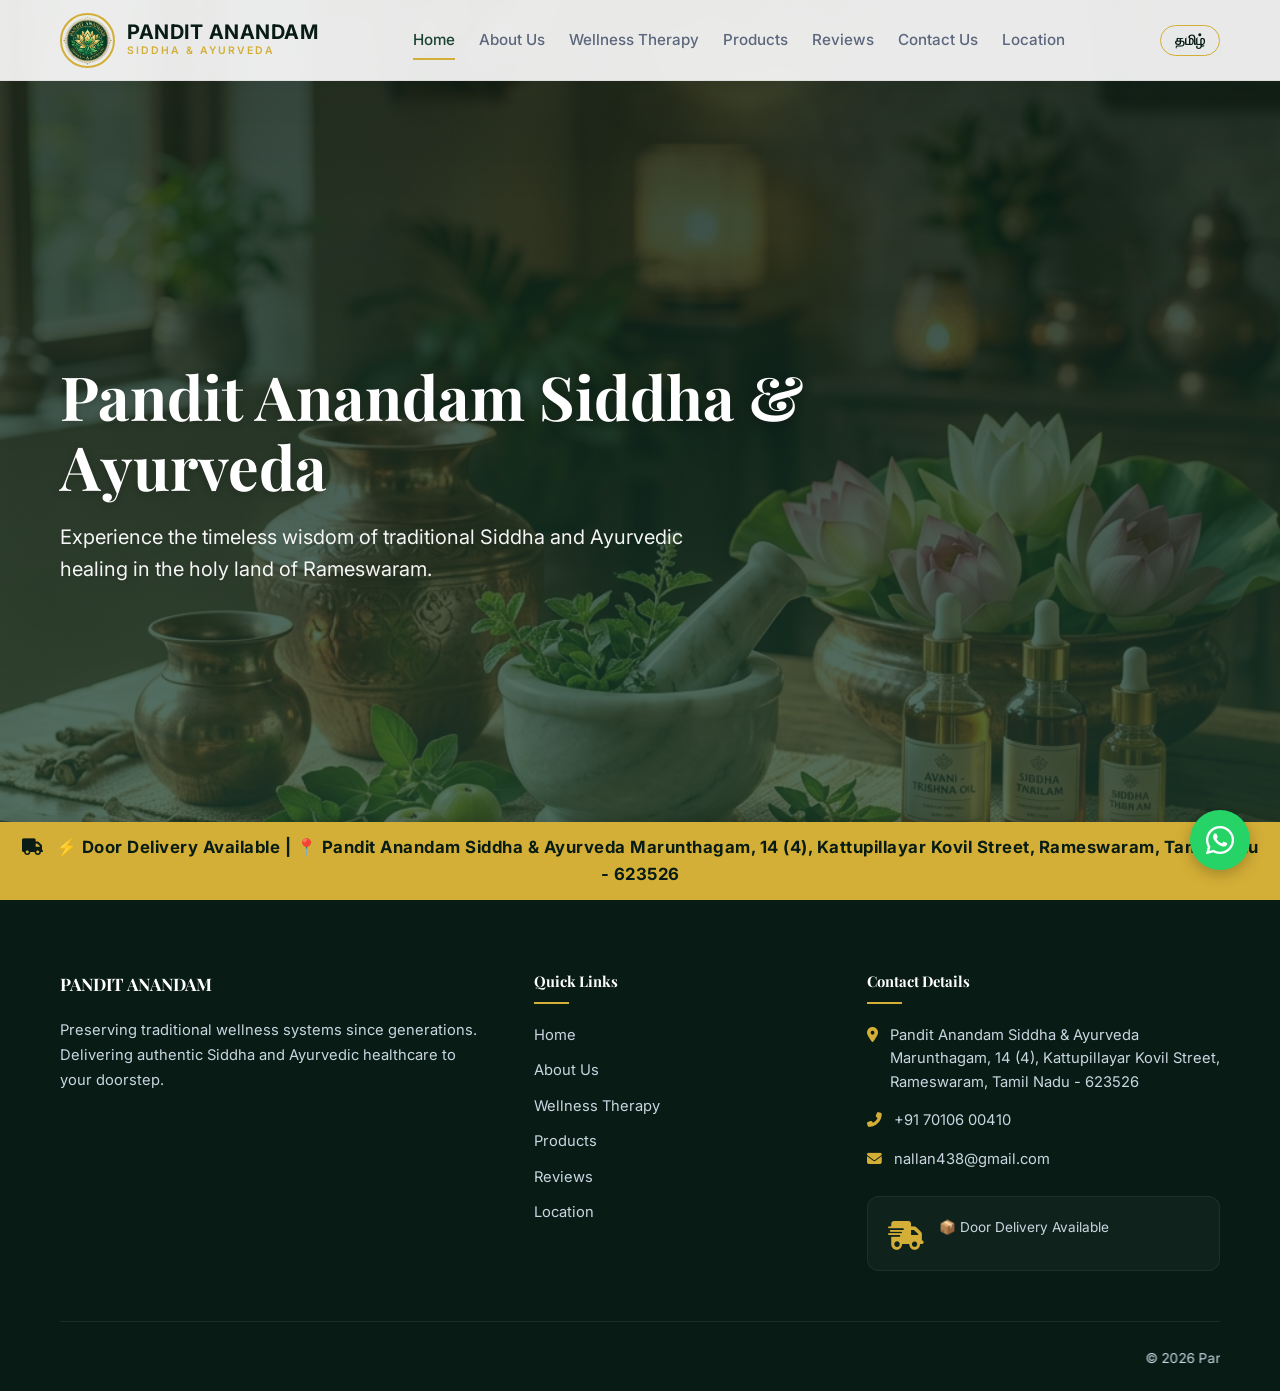
<file: index.html>
<!DOCTYPE html>
<html lang="en">
<head>
    <meta charset="UTF-8">
    <meta name="viewport" content="width=device-width, initial-scale=1.0">
    <title>Pandit Anandam Siddha & Ayurveda Marunthagam</title>
    <meta name="description" content="Authentic traditional Siddha and Ayurveda medicines and wellness therapy in Rameswaram, Tamil Nadu. Fast door delivery across India.">
    <!-- Favicon -->
    <link rel="icon" type="image/png" href="assets/logo.png" id="favicon">
    <!-- Font Awesome Icons -->
    <link rel="stylesheet" href="https://cdnjs.cloudflare.com/ajax/libs/font-awesome/6.4.0/css/all.min.css">
    <!-- Custom Style Sheet -->
    <link rel="stylesheet" href="css/style.css">
    <!-- Mobile Home-Page Footer Order Rule -->
    <style>
        @media (max-width: 900px) {
            .footer-links-col {
                order: 1;
                margin-bottom: 25px;
            }
            .footer-brand {
                order: 2;
            }
            .footer-contact-col {
                order: 3;
            }
            
            /* Visual buttons for Quick Links */
            .footer-links-col ul {
                display: grid;
                grid-template-columns: repeat(auto-fit, minmax(130px, 1fr));
                gap: 10px;
                margin-top: 15px;
            }
            
            .footer-links-col ul li {
                margin: 0 !important;
            }
            
            .footer-links-col ul li a {
                display: flex;
                align-items: center;
                justify-content: center;
                background: rgba(255, 255, 255, 0.08);
                border: 1px solid rgba(255, 255, 255, 0.15);
                color: #ffffff !important;
                padding: 12px 10px;
                border-radius: 12px;
                font-weight: 600;
                font-size: 0.9rem;
                text-align: center;
                transition: all 0.2s ease;
                box-shadow: 0 2px 5px rgba(0, 0, 0, 0.1);
                box-sizing: border-box;
            }
            
            .footer-links-col ul li a:hover,
            .footer-links-col ul li a:active {
                background: var(--color-secondary);
                color: var(--color-primary-dark) !important;
                border-color: var(--color-secondary);
                transform: translateY(-2px);
                box-shadow: 0 4px 10px rgba(212, 175, 55, 0.25);
            }
            
            .footer-links-col ul li a::after {
                content: ' \2192';
                margin-left: 6px;
                font-weight: 700;
                transition: transform 0.2s ease;
            }
            
            .footer-links-col ul li a:hover::after,
            .footer-links-col ul li a:active::after {
                transform: translateX(3px);
            }
        }
    </style>
</head>
<body>

    <!-- HEADER & NAVIGATION -->
    <header>
        <div class="container">
            <a href="#home" class="logo-container">
                <div class="logo-wrapper">
                    <img src="assets/logo.png" alt="Pandit Anandam Logo" class="logo-img" id="logo-image">
                </div>
                <div class="logo-text">
                    <span class="logo-title" data-i18n="logo_title">PANDIT ANANDAM</span>
                    <span class="logo-tag" data-i18n="logo_tag">Siddha & Ayurveda</span>
                </div>
            </a>
            
            <nav class="nav-links">
                <a href="index.html" class="active" data-i18n="nav_home">Home</a>
                <a href="about.html" data-i18n="nav_about">About Us</a>
                <a href="therapy.html" data-i18n="nav_therapy">Wellness Therapy</a>
                <a href="products.html" data-i18n="nav_products">Products</a>
                <a href="reviews.html" data-i18n="nav_reviews">Reviews</a>
                <a href="contact.html" data-i18n="nav_contact">Contact Us</a>
                <a href="location.html" data-i18n="nav_location">Location</a>
            </nav>

            <div class="header-actions">
                <button id="lang-toggle" class="btn-lang">தமிழ்</button>
                <button class="mobile-menu-btn" onclick="toggleMobileMenu()" aria-label="Open Mobile Menu">
                    <i class="fas fa-bars"></i>
                </button>
            </div>
        </div>
    </header>

    <!-- MOBILE NAVIGATION DRAWER -->
    <div id="mobile-menu-drawer" class="drawer mobile-nav-drawer">
        <div class="drawer-content">
            <div class="drawer-header">
                <h3>Menu</h3>
                <button class="btn-close-drawer" onclick="closeModal('mobile-menu-drawer')">&times;</button>
            </div>
            <div class="mobile-nav-body">
                <nav class="mobile-nav-links">
                    <a href="index.html" class="active" data-i18n="nav_home">Home</a>
                    <a href="about.html" data-i18n="nav_about">About Us</a>
                    <a href="therapy.html" data-i18n="nav_therapy">Wellness Therapy</a>
                    <a href="products.html" data-i18n="nav_products">Products</a>
                    <a href="reviews.html" data-i18n="nav_reviews">Reviews</a>
                    <a href="contact.html" data-i18n="nav_contact">Contact Us</a>
                    <a href="location.html" data-i18n="nav_location">Location</a>
                </nav>
                <button id="lang-toggle-mobile" class="btn btn-secondary w-full" style="width: 100%;">English / தமிழ்</button>
            </div>
        </div>
    </div>

    <!-- MAIN APP CONTENT -->
    <main>

        <!-- HERO SECTION -->
        <section id="home" class="hero">
            <!-- Background Video -->
            <video class="hero-video" autoplay loop muted playsinline -webkit-playsinline preload="auto" poster="assets/hero_banner.png">
                <source src="assets/spinning logo.mp4" type="video/mp4">
                Your browser does not support the video tag.
            </video>
            <!-- Overlay to maintain text contrast -->
            <div class="hero-overlay"></div>

            <div class="container">
                <div class="hero-content animated fadeInUp">
                    <h1 data-i18n="hero_title">Pandit Anandam Siddha & Ayurveda</h1>
                    <p data-i18n="hero_subtitle">Experience the timeless wisdom of traditional Siddha and Ayurvedic healing in the holy land of Rameswaram.</p>
                </div>
            </div>
            <div class="delivery-ribbon">
                <i class="fas fa-truck" style="margin-right: 8px;"></i>
                <span data-i18n="hero_delivery_banner">⚡ Door Delivery Available</span>
            </div>
        </section>

    </main>

    <!-- FOOTER -->
    <footer>
        <div class="container">
            <div class="footer-grid">
                <div class="footer-brand">
                    <h3>PANDIT ANANDAM</h3>
                    <p data-i18n="footer_desc">Preserving traditional wellness systems since generations. Delivering authentic Siddha and Ayurvedic healthcare to your doorstep.</p>
                </div>

                <div class="footer-links-col">
                    <h4 data-i18n="footer_quick_links">Quick Links</h4>
                    <ul>
                        <li><a href="index.html" data-i18n="nav_home">Home</a></li>
                        <li><a href="about.html" data-i18n="nav_about">About Us</a></li>
                        <li><a href="therapy.html" data-i18n="nav_therapy">Wellness Therapy</a></li>
                        <li><a href="products.html" data-i18n="nav_products">Products</a></li>
                        <li><a href="reviews.html" data-i18n="nav_reviews">Reviews</a></li>
                        <li><a href="location.html" data-i18n="nav_location">Location</a></li>
                    </ul>
                </div>

                <div class="footer-contact-col">
                    <h4 data-i18n="footer_contact">Contact Details</h4>
                    <ul>
                        <li>
                            <i class="fas fa-map-marker-alt"></i>
                            <span data-i18n="contact_address_val">East Car Street, Rameswaram, Tamil Nadu</span>
                        </li>
                        <li>
                            <i class="fas fa-phone-alt"></i>
                            <span data-i18n="contact_phone_val">+91 70106 00410</span>
                        </li>
                        <li>
                            <i class="fas fa-envelope"></i>
                            <span><a href="mailto:nallan438@gmail.com" style="color: inherit; text-decoration: none;">nallan438@gmail.com</a></span>
                        </li>
                    </ul>
                    
                    <div class="footer-delivery-promise">
                        <i class="fas fa-shipping-fast"></i>
                        <p data-i18n="footer_delivery_note">📦 Door Delivery Available</p>
                    </div>
                </div>
            </div>

            <div class="footer-bottom text-center" style="display: block;">
                <marquee behavior="scroll" direction="left" scrollamount="5" style="color: #cbd5e1; font-size: 0.85rem; vertical-align: middle;">
                    <span data-i18n="footer_copyright">© 2026 Pandit Anandam Siddha & Ayurveda Marunthagam. All rights reserved.</span>
                    <span style="margin: 0 15px;">|</span>
                    <span data-i18n="footer_developer">Website was Developed by Heptagenix Solutions and all rights reserved 2026</span>
                </marquee>
            </div>
        </div>
    </footer>

    <!-- TOAST NOTIFICATION CONTAINER -->
    <div id="toast-container" class="toast-container"></div>

    <!-- WELLNESS THERAPY BOOKING MODAL -->
    <div id="booking-modal" class="modal">
        <div class="modal-content">
            <div class="modal-header">
                <h3 data-i18n="booking_title">Book a Wellness Session</h3>
                <button class="btn-close-modal" onclick="closeModal('booking-modal')">&times;</button>
            </div>
            <div class="modal-body">
                <form id="booking-form">
                    <div class="form-group">
                        <label for="book-name" data-i18n="booking_name">Your Full Name</label>
                        <input type="text" id="book-name" class="form-control" required>
                    </div>
                    <div class="form-group">
                        <label for="book-phone" data-i18n="booking_phone">Phone Number</label>
                        <input type="tel" id="book-phone" class="form-control" required>
                    </div>
                    <div class="form-group">
                        <label for="book-date" data-i18n="booking_date">Preferred Date</label>
                        <input type="date" id="book-date" class="form-control" required style="background-color: var(--color-bg-cream);">
                    </div>
                    <div class="form-group">
                        <label for="book-therapy" data-i18n="booking_select_therapy">Select Therapy</label>
                        <select id="book-therapy" class="form-control" style="background-color: var(--color-bg-cream);">
                            <option value="Thokkanam" data-i18n="therapy_thokkanam_title">Thokkanam (Physical Therapy)</option>
                            <option value="Varmam" data-i18n="therapy_varmam_title">Varmam Therapy (Vital Points)</option>
                            <option value="Kayakalpa" data-i18n="therapy_kayakalpa_title">Kayakalpa (Rejuvenation)</option>
                            <option value="Steam Bath" data-i18n="therapy_steambath_title">Herbal Steam Bath</option>
                        </select>
                    </div>
                    <button type="submit" class="btn btn-secondary w-full" style="width: 100%; margin-top: 10px;" data-i18n="booking_submit">Confirm Booking Request</button>
                </form>
            </div>
        </div>
    </div>



    <!-- TRANSACTION SUCCESS CONFIRMATION MODAL -->
    <div id="confirm-modal" class="modal">
        <div class="modal-content">
            <div class="modal-body">
                <div class="success-icon-badge"><i class="fas fa-check"></i></div>
                <h3 id="confirm-modal-title" style="margin-bottom: 15px;">Success</h3>
                <p id="confirm-modal-text" style="color: var(--color-text-muted); margin-bottom: 25px;"></p>
                <button class="btn btn-primary" onclick="closeModal('confirm-modal')">OK</button>
            </div>
        </div>
    </div>

    <!-- Translation Dictionary Database & Controller scripts -->
    <script src="js/translations.js"></script>
    <script src="js/products.js"></script>
    <script src="js/app.js"></script>
</body>
</html>
</file>
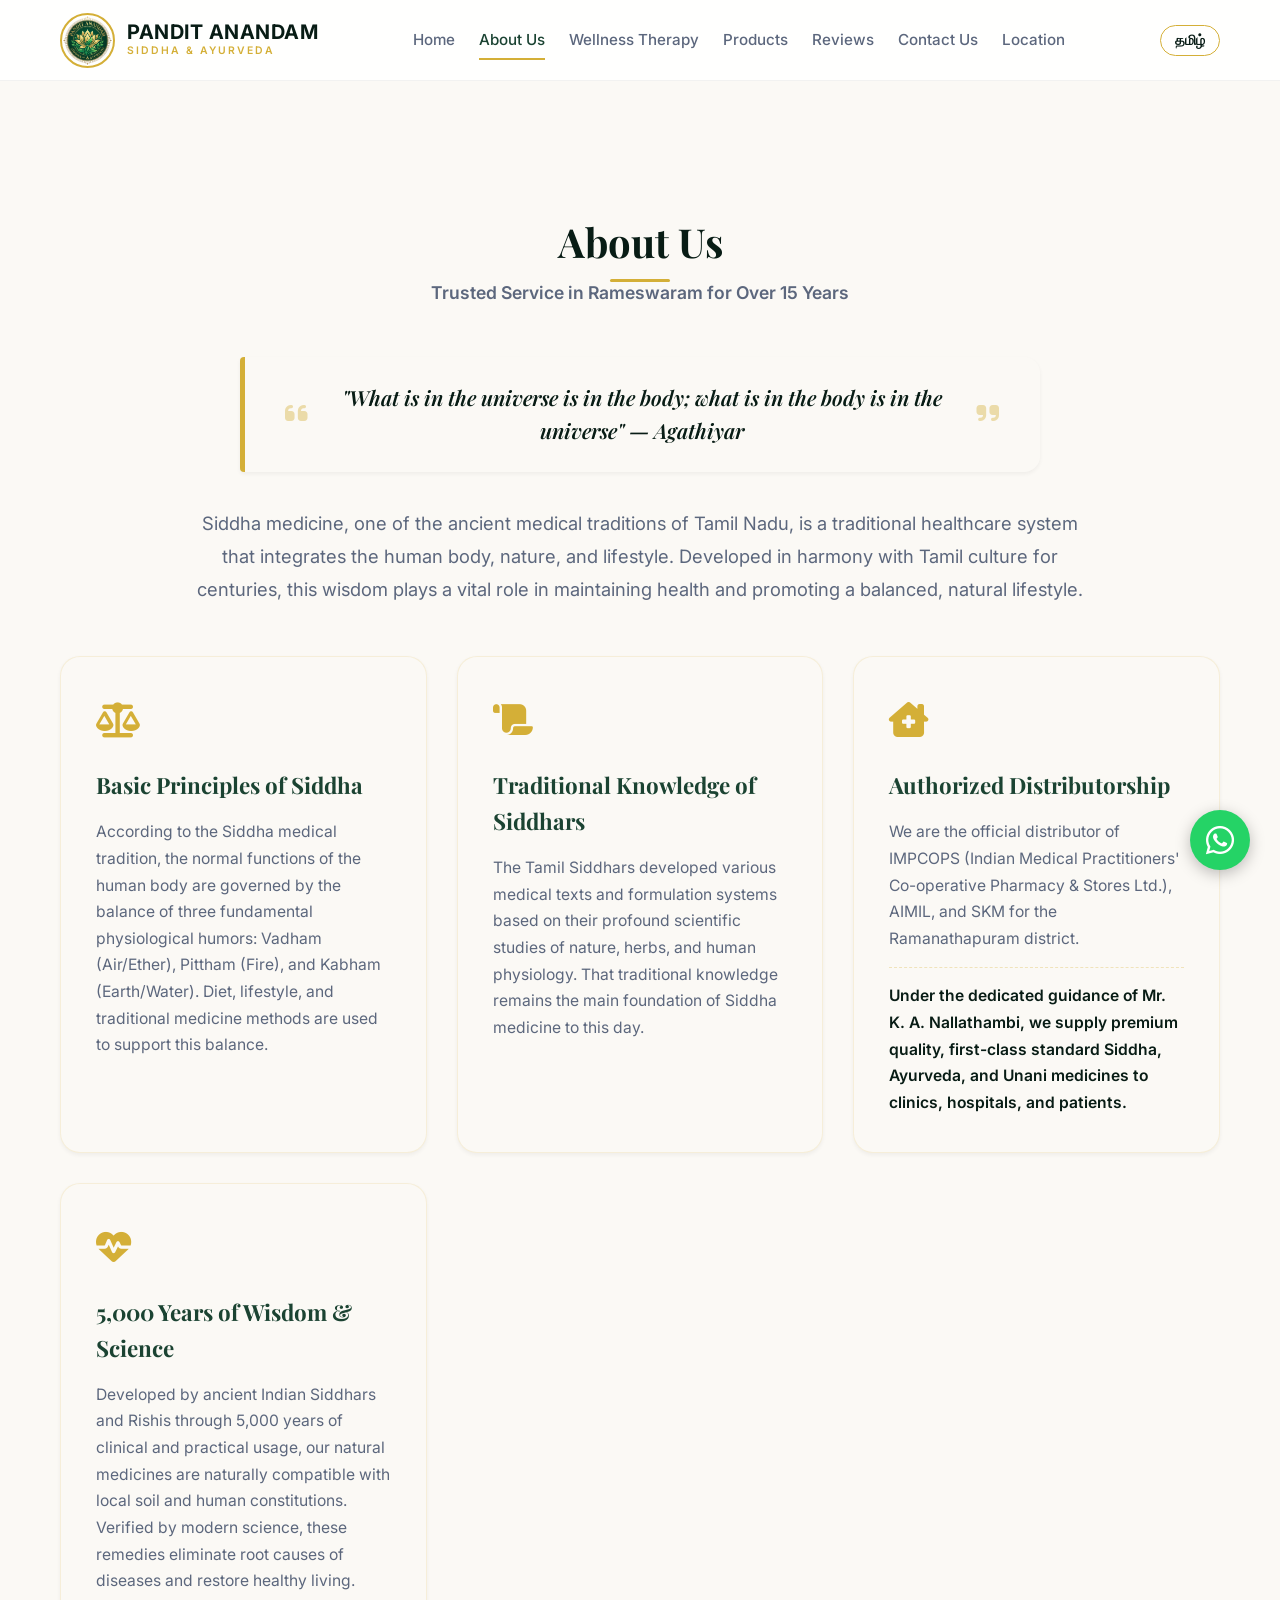
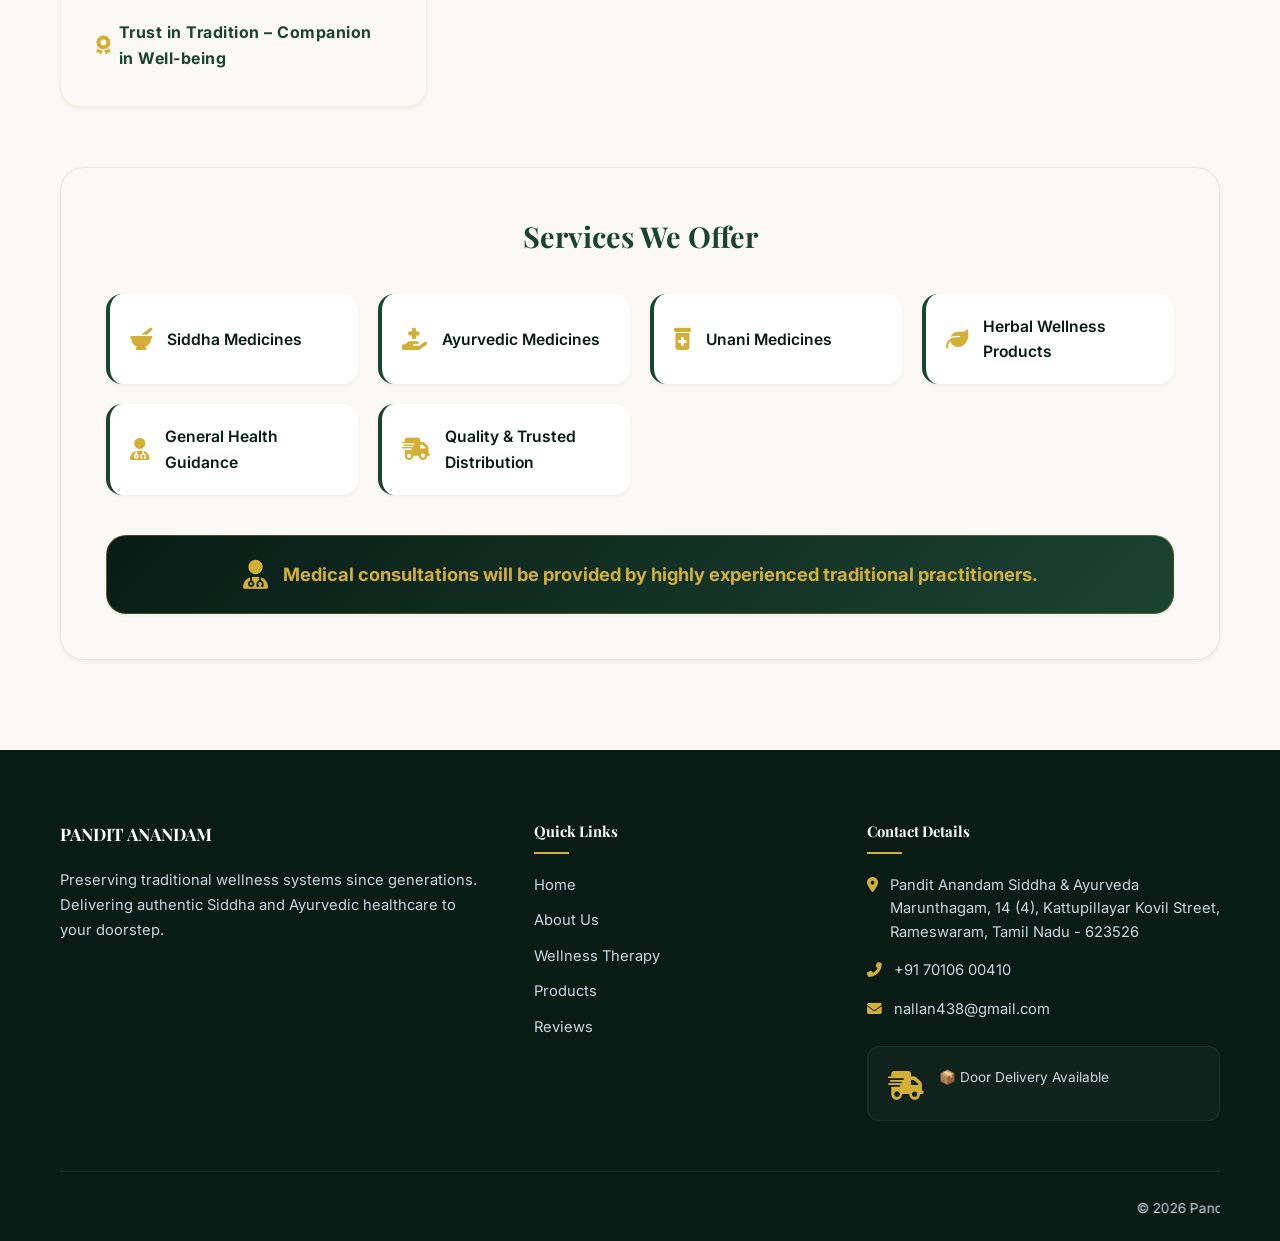
<file: about.html>
<!DOCTYPE html>
<html lang="en">
<head>
    <meta charset="UTF-8">
    <meta name="viewport" content="width=device-width, initial-scale=1.0">
    <title>About Us - Pandit Anandam Siddha & Ayurveda Marunthagam</title>
    <meta name="description" content="Learn about the legacy of Pandit Anandam Siddha & Ayurveda pharmacy in Rameswaram, serving for over 15 years.">
    <!-- Favicon -->
    <link rel="icon" type="image/png" href="assets/logo.png" id="favicon">
    <!-- Font Awesome Icons -->
    <link rel="stylesheet" href="https://cdnjs.cloudflare.com/ajax/libs/font-awesome/6.4.0/css/all.min.css">
    <!-- Custom Style Sheet -->
    <link rel="stylesheet" href="css/style.css">
</head>
<body>

    <!-- HEADER & NAVIGATION -->
    <header>
        <div class="container">
            <a href="index.html" class="logo-container">
                <div class="logo-wrapper">
                    <img src="assets/logo.png" alt="Pandit Anandam Logo" class="logo-img" id="logo-image">
                </div>
                <div class="logo-text">
                    <span class="logo-title" data-i18n="logo_title">PANDIT ANANDAM</span>
                    <span class="logo-tag" data-i18n="logo_tag">Siddha & Ayurveda</span>
                </div>
            </a>
            
            <nav class="nav-links">
                <a href="index.html" data-i18n="nav_home">Home</a>
                <a href="about.html" class="active" data-i18n="nav_about">About Us</a>
                <a href="therapy.html" data-i18n="nav_therapy">Wellness Therapy</a>
                <a href="products.html" data-i18n="nav_products">Products</a>
                <a href="reviews.html" data-i18n="nav_reviews">Reviews</a>
                <a href="contact.html" data-i18n="nav_contact">Contact Us</a>
                <a href="location.html" data-i18n="nav_location">Location</a>
            </nav>

            <div class="header-actions">
                <button id="lang-toggle" class="btn-lang">தமிழ்</button>
                <button class="mobile-menu-btn" onclick="toggleMobileMenu()" aria-label="Open Mobile Menu">
                    <i class="fas fa-bars"></i>
                </button>
            </div>
        </div>
    </header>

    <!-- MOBILE NAVIGATION DRAWER -->
    <div id="mobile-menu-drawer" class="drawer mobile-nav-drawer">
        <div class="drawer-content">
            <div class="drawer-header">
                <h3>Menu</h3>
                <button class="btn-close-drawer" onclick="closeModal('mobile-menu-drawer')">&times;</button>
            </div>
            <div class="mobile-nav-body">
                <nav class="mobile-nav-links">
                    <a href="index.html" data-i18n="nav_home">Home</a>
                    <a href="about.html" class="active" data-i18n="nav_about">About Us</a>
                    <a href="therapy.html" data-i18n="nav_therapy">Wellness Therapy</a>
                    <a href="products.html" data-i18n="nav_products">Products</a>
                    <a href="reviews.html" data-i18n="nav_reviews">Reviews</a>
                    <a href="contact.html" data-i18n="nav_contact">Contact Us</a>
                    <a href="location.html" data-i18n="nav_location">Location</a>
                </nav>
                <button id="lang-toggle-mobile" class="btn btn-secondary w-full" style="width: 100%;">English / தமிழ்</button>
            </div>
        </div>
    </div>

    <!-- MAIN APP CONTENT -->
    <main style="padding-top: 120px; min-height: 80vh;">
        <!-- ABOUT US SECTION -->
        <section id="about" class="about section-padding" style="background-attachment: scroll;">
            <!-- Background Video -->
            <video class="about-video" autoplay loop muted playsinline -webkit-playsinline preload="auto">
                <source src="assets/spinning logo.mp4" type="video/mp4">
                Your browser does not support the video tag.
            </video>
            <!-- Overlay to fade background and keep text readable -->
            <div class="about-overlay"></div>

            <div class="container">
                <div class="section-header text-center">
                    <h2 data-i18n="nav_about">About Us</h2>
                    <p class="about-subtitle-lead" data-i18n="about_subtitle">Trusted Service in Rameswaram for Over 15 Years</p>
                </div>

                <!-- Quote Section -->
                <div class="about-quote-container animated fadeInUp">
                    <div class="quote-icon-left"><i class="fas fa-quote-left"></i></div>
                    <blockquote class="about-blockquote" data-i18n="about_quote">
                        "What is in the universe is in the body; what is in the body is in the universe" — Agathiyar
                    </blockquote>
                    <div class="quote-icon-right"><i class="fas fa-quote-right"></i></div>
                </div>
                
                <!-- Intro Paragraph -->
                <div class="about-intro-text text-center animated fadeInUp">
                    <p data-i18n="about_intro">Siddha medicine, one of the ancient medical traditions of Tamil Nadu, is a traditional healthcare system that integrates the human body, nature, and lifestyle. Developed in harmony with Tamil culture for centuries, this wisdom plays a vital role in maintaining health and promoting a balanced, natural lifestyle.</p>
                </div>
                
                <!-- Legacy Grid (Siddha Principles, Siddhars, Our Pharmacy, Mission) -->
                <div class="about-detailed-grid">
                    <!-- Card 1: Siddha Principles -->
                    <div class="about-card animated fadeInUp">
                        <div class="about-card-icon"><i class="fas fa-balance-scale"></i></div>
                        <h3 data-i18n="about_section1_title">Basic Principles of Siddha</h3>
                        <p data-i18n="about_section1_text">According to the Siddha medical tradition, the normal functions of the human body are governed by the balance of three fundamental physiological humors: Vadham (Air/Ether), Pittham (Fire), and Kabham (Earth/Water). Diet, lifestyle, and traditional medicine methods are used to support this balance.</p>
                    </div>

                    <!-- Card 2: Siddhars -->
                    <div class="about-card animated fadeInUp">
                        <div class="about-card-icon"><i class="fas fa-scroll"></i></div>
                        <h3 data-i18n="about_section2_title">Traditional Knowledge of Siddhars</h3>
                        <p data-i18n="about_section2_text">The Tamil Siddhars developed various medical texts and formulation systems based on their profound scientific studies of nature, herbs, and human physiology. That traditional knowledge remains the main foundation of Siddha medicine to this day.</p>
                    </div>

                    <!-- Card 3: Our Pharmacy & Legacy -->
                    <div class="about-card animated fadeInUp">
                        <div class="about-card-icon"><i class="fas fa-clinic-medical"></i></div>
                        <h3 data-i18n="about_section3_title">Our Pharmacy & Legacy</h3>
                        <p class="mb-3" data-i18n="about_section3_text1">Established to honor the heritage of the Thanjavur medical tradition, Pandit Anandam Siddha & Ayurveda Marunthagam has been providing high-quality Siddha and Ayurvedic medicines to the residents of Rameswaram and Ramanathapuram districts for over 15 years.</p>
                        <p class="partner-distributor-text" data-i18n="about_section3_text2">Operating under the guidance of Mr. K. A. Nallathambi, our pharmacy is an official distributor of IMPCOPS (Indian Medical Practitioners' Co-operative Pharmacy and Stores Ltd.), ensuring that authentic, standard-grade Siddha and Ayurvedic medicines reach the public reliably.</p>
                    </div>

                    <!-- Card 4: Our Mission -->
                    <div class="about-card animated fadeInUp">
                        <div class="about-card-icon"><i class="fas fa-heartbeat"></i></div>
                        <h3 data-i18n="about_mission_title">Our Mission</h3>
                        <p data-i18n="about_mission_text">Our mission is to preserve the values of traditional Siddha and Ayurvedic medical heritage, improving public health and well-being through standard-grade preparations and compassionate, reliable services.</p>
                        <div class="about-tagline-badge">
                            <i class="fas fa-award"></i> <span data-i18n="about_tagline">Trust in Tradition – Companion in Well-being</span>
                        </div>
                    </div>
                </div>

                <!-- Services Offered Section -->
                <div class="about-services-section">
                    <h3 class="text-center" data-i18n="about_services_title">Services We Offer</h3>
                    <div class="about-services-grid">
                        <div class="service-item-box">
                            <i class="fas fa-mortar-pestle"></i>
                            <span data-i18n="about_service1">Siddha Medicines</span>
                        </div>
                        <div class="service-item-box">
                            <i class="fas fa-hand-holding-medical"></i>
                            <span data-i18n="about_service2">Ayurvedic Medicines</span>
                        </div>
                        <div class="service-item-box">
                            <i class="fas fa-prescription-bottle-alt"></i>
                            <span data-i18n="about_service_unani">Unani Medicines</span>
                        </div>
                        <div class="service-item-box">
                            <i class="fas fa-leaf"></i>
                            <span data-i18n="about_service3">Herbal Wellness Products</span>
                        </div>
                        <div class="service-item-box">
                            <i class="fas fa-user-md"></i>
                            <span data-i18n="about_service4">General Health Guidance</span>
                        </div>
                        <div class="service-item-box">
                            <i class="fas fa-shipping-fast"></i>
                            <span data-i18n="about_service5">Quality & Trusted Distribution</span>
                        </div>
                    </div>

                    <!-- Consultation Highlight Banner -->
                    <div class="consultation-banner animated fadeInUp">
                        <i class="fas fa-user-md"></i>
                        <span data-i18n="about_consultation_box">Medical consultations will be provided by traditional practitioners.</span>
                    </div>
                </div>
            </div>
        </section>
    </main>

    <!-- FOOTER -->
    <footer>
        <div class="container">
            <div class="footer-grid">
                <div class="footer-brand">
                    <h3>PANDIT ANANDAM</h3>
                    <p data-i18n="footer_desc">Preserving traditional wellness systems since generations. Delivering authentic Siddha and Ayurvedic healthcare to your doorstep.</p>
                </div>

                <div class="footer-links-col">
                    <h4 data-i18n="footer_quick_links">Quick Links</h4>
                    <ul>
                        <li><a href="index.html" data-i18n="nav_home">Home</a></li>
                        <li><a href="about.html" data-i18n="nav_about">About Us</a></li>
                        <li><a href="therapy.html" data-i18n="nav_therapy">Wellness Therapy</a></li>
                        <li><a href="products.html" data-i18n="nav_products">Products</a></li>
                        <li><a href="reviews.html" data-i18n="nav_reviews">Reviews</a></li>
                    </ul>
                </div>

                <div class="footer-contact-col">
                    <h4 data-i18n="footer_contact">Contact Details</h4>
                    <ul>
                        <li>
                            <i class="fas fa-map-marker-alt"></i>
                            <span data-i18n="contact_address_val">East Car Street, Rameswaram, Tamil Nadu</span>
                        </li>
                        <li>
                            <i class="fas fa-phone-alt"></i>
                            <span data-i18n="contact_phone_val">+91 70106 00410</span>
                        </li>
                        <li>
                            <i class="fas fa-envelope"></i>
                            <span><a href="mailto:nallan438@gmail.com" style="color: inherit; text-decoration: none;">nallan438@gmail.com</a></span>
                        </li>
                    </ul>
                    
                    <div class="footer-delivery-promise">
                        <i class="fas fa-shipping-fast"></i>
                        <p data-i18n="footer_delivery_note">📦 Door Delivery Available</p>
                    </div>
                </div>
            </div>

            <div class="footer-bottom text-center" style="display: block;">
                <marquee behavior="scroll" direction="left" scrollamount="5" style="color: #cbd5e1; font-size: 0.85rem; vertical-align: middle;">
                    <span data-i18n="footer_copyright">© 2026 Pandit Anandam Siddha & Ayurveda Marunthagam. All rights reserved.</span>
                    <span style="margin: 0 15px;">|</span>
                    <span data-i18n="footer_developer">Website was Developed by Heptagenix Solutions and all rights reserved 2026</span>
                </marquee>
            </div>
        </div>
    </footer>

    <!-- TOAST NOTIFICATION CONTAINER -->
    <div id="toast-container" class="toast-container"></div>

    <!-- TRANSACTION SUCCESS CONFIRMATION MODAL -->
    <div id="confirm-modal" class="modal">
        <div class="modal-content">
            <div class="modal-body">
                <div class="success-icon-badge"><i class="fas fa-check"></i></div>
                <h3 id="confirm-modal-title" style="margin-bottom: 15px;">Success</h3>
                <p id="confirm-modal-text" style="color: var(--color-text-muted); margin-bottom: 25px;"></p>
                <button class="btn btn-primary" onclick="closeModal('confirm-modal')">OK</button>
            </div>
        </div>
    </div>

    <!-- Translation Dictionary Database & Controller scripts -->
    <script src="js/translations.js"></script>
    <script src="js/products.js"></script>
    <script src="js/app.js"></script>
</body>
</html>
</file>
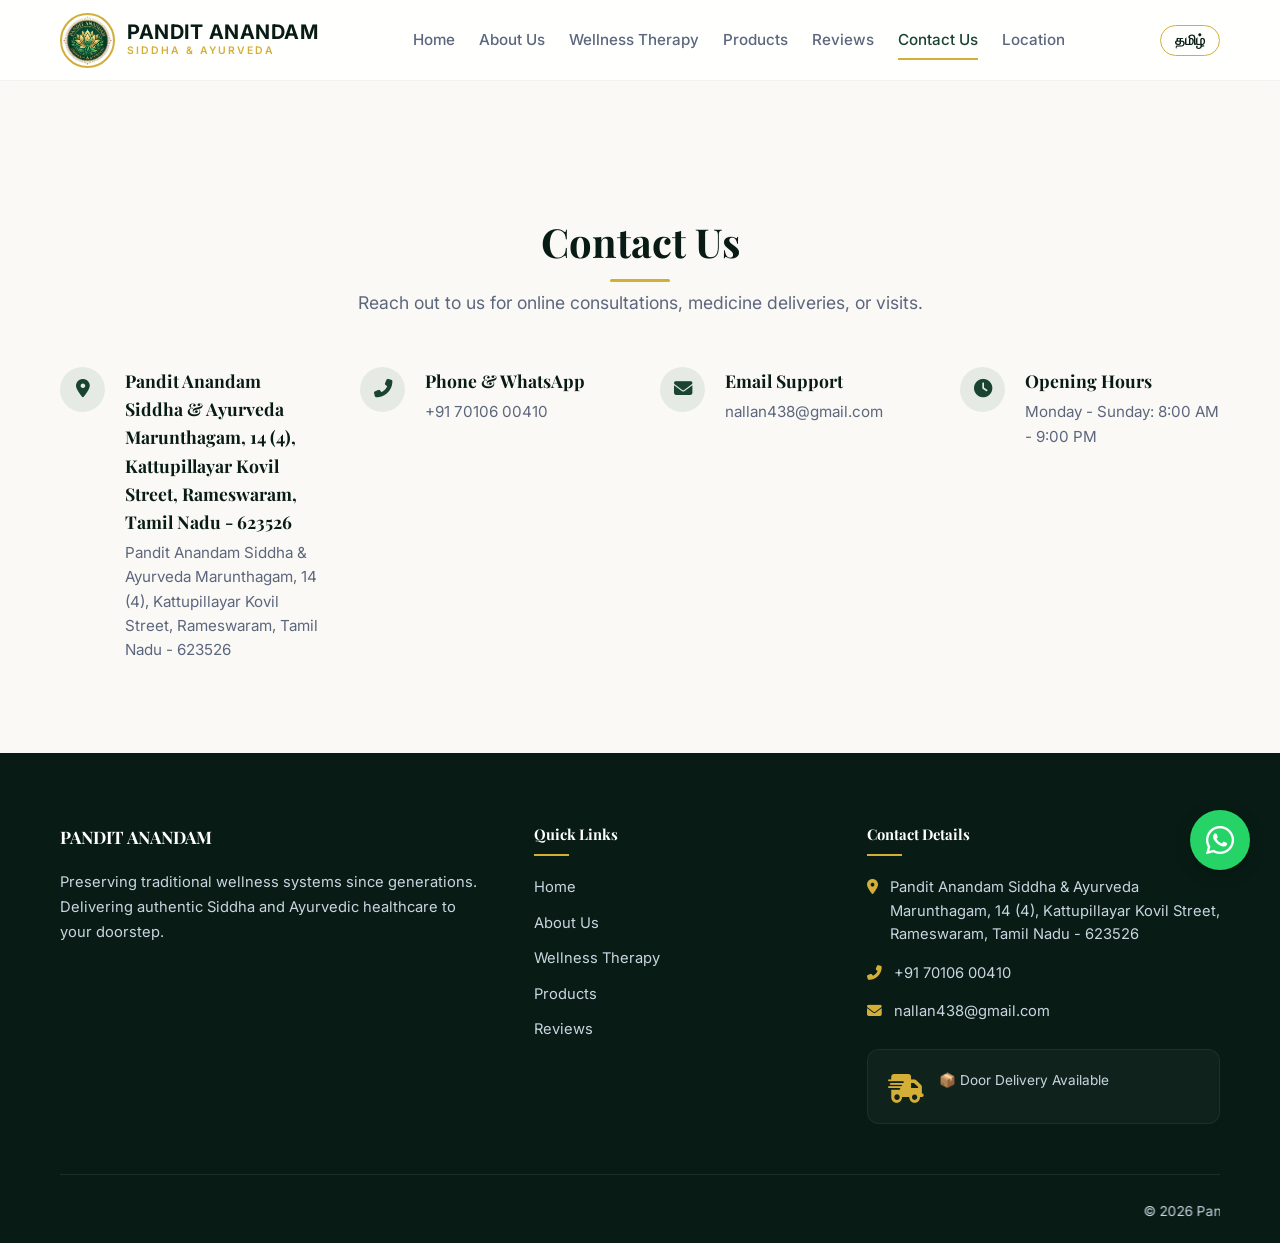
<file: contact.html>
<!DOCTYPE html>
<html lang="en">
<head>
    <meta charset="UTF-8">
    <meta name="viewport" content="width=device-width, initial-scale=1.0">
    <title>Contact Us - Pandit Anandam Siddha & Ayurveda Marunthagam</title>
    <meta name="description" content="Get in touch with Pandit Anandam pharmacy in Rameswaram. Contact us for consultations, medicine orders, and inquiries.">
    <!-- Favicon -->
    <link rel="icon" type="image/png" href="assets/logo.png" id="favicon">
    <!-- Font Awesome Icons -->
    <link rel="stylesheet" href="https://cdnjs.cloudflare.com/ajax/libs/font-awesome/6.4.0/css/all.min.css">
    <!-- Custom Style Sheet -->
    <link rel="stylesheet" href="css/style.css">
</head>
<body>

    <!-- HEADER & NAVIGATION -->
    <header>
        <div class="container">
            <a href="index.html" class="logo-container">
                <div class="logo-wrapper">
                    <img src="assets/logo.png" alt="Pandit Anandam Logo" class="logo-img" id="logo-image">
                </div>
                <div class="logo-text">
                    <span class="logo-title" data-i18n="logo_title">PANDIT ANANDAM</span>
                    <span class="logo-tag" data-i18n="logo_tag">Siddha & Ayurveda</span>
                </div>
            </a>
            
            <nav class="nav-links">
                <a href="index.html" data-i18n="nav_home">Home</a>
                <a href="about.html" data-i18n="nav_about">About Us</a>
                <a href="therapy.html" data-i18n="nav_therapy">Wellness Therapy</a>
                <a href="products.html" data-i18n="nav_products">Products</a>
                <a href="reviews.html" data-i18n="nav_reviews">Reviews</a>
                <a href="contact.html" class="active" data-i18n="nav_contact">Contact Us</a>
                <a href="location.html" data-i18n="nav_location">Location</a>
            </nav>

            <div class="header-actions">
                <button id="lang-toggle" class="btn-lang">தமிழ்</button>
                <button class="mobile-menu-btn" onclick="toggleMobileMenu()" aria-label="Open Mobile Menu">
                    <i class="fas fa-bars"></i>
                </button>
            </div>
        </div>
    </header>

    <!-- MOBILE NAVIGATION DRAWER -->
    <div id="mobile-menu-drawer" class="drawer mobile-nav-drawer">
        <div class="drawer-content">
            <div class="drawer-header">
                <h3>Menu</h3>
                <button class="btn-close-drawer" onclick="closeModal('mobile-menu-drawer')">&times;</button>
            </div>
            <div class="mobile-nav-body">
                <nav class="mobile-nav-links">
                    <a href="index.html" data-i18n="nav_home">Home</a>
                    <a href="about.html" data-i18n="nav_about">About Us</a>
                    <a href="therapy.html" data-i18n="nav_therapy">Wellness Therapy</a>
                    <a href="products.html" data-i18n="nav_products">Products</a>
                    <a href="reviews.html" data-i18n="nav_reviews">Reviews</a>
                    <a href="contact.html" class="active" data-i18n="nav_contact">Contact Us</a>
                    <a href="location.html" data-i18n="nav_location">Location</a>
                </nav>
                <button id="lang-toggle-mobile" class="btn btn-secondary w-full" style="width: 100%;">English / தமிழ்</button>
            </div>
        </div>
    </div>

    <!-- MAIN APP CONTENT -->
    <main style="padding-top: 120px; min-height: 80vh;">
        <!-- CONTACT & LOCATION SECTION -->
        <section id="contact" class="contact section-padding">
            <!-- Background Video -->
            <video class="contact-video" autoplay loop muted playsinline -webkit-playsinline preload="auto">
                <source src="assets/spinning logo.mp4" type="video/mp4">
                Your browser does not support the video tag.
            </video>
            <!-- Overlay to fade background and keep text readable -->
            <div class="contact-overlay"></div>

            <div class="container">
                <div class="section-header text-center">
                    <h2 data-i18n="nav_contact">Contact Us</h2>
                    <p data-i18n="contact_subtitle">Reach out to us for online consultations, medicine deliveries, or visits.</p>
                </div>

                <div class="contact-grid">
                    <div class="contact-item">
                        <div class="contact-icon"><i class="fas fa-map-marker-alt"></i></div>
                        <div class="contact-details">
                            <h4 data-i18n="contact_address_val">Marunthagam Address</h4>
                            <p data-i18n="contact_address_val">Pandit Anandam Siddha & Ayurveda Marunthagam, East Car Street (Near Temple), Rameswaram, Tamil Nadu - 623526</p>
                        </div>
                    </div>

                    <div class="contact-item">
                        <div class="contact-icon"><i class="fas fa-phone-alt"></i></div>
                        <div class="contact-details">
                            <h4 data-i18n="contact_phone_title">Phone & WhatsApp</h4>
                            <p data-i18n="contact_phone_val">+91 70106 00410</p>
                        </div>
                    </div>

                    <div class="contact-item">
                        <div class="contact-icon"><i class="fas fa-envelope"></i></div>
                        <div class="contact-details">
                            <h4 data-i18n="contact_email_title">Email Support</h4>
                            <p><a href="mailto:nallan438@gmail.com" style="color: inherit; text-decoration: none;">nallan438@gmail.com</a></p>
                        </div>
                    </div>

                    <div class="contact-item">
                        <div class="contact-icon"><i class="fas fa-clock"></i></div>
                        <div class="contact-details">
                            <h4 data-i18n="contact_hours_title">Opening Hours</h4>
                            <p data-i18n="contact_hours_val">Monday - Sunday: 8:00 AM - 9:00 PM</p>
                        </div>
                    </div>
                </div>


            </div>
        </section>
    </main>

    <!-- FOOTER -->
    <footer>
        <div class="container">
            <div class="footer-grid">
                <div class="footer-brand">
                    <h3>PANDIT ANANDAM</h3>
                    <p data-i18n="footer_desc">Preserving traditional wellness systems since generations. Delivering authentic Siddha and Ayurvedic healthcare to your doorstep.</p>
                </div>

                <div class="footer-links-col">
                    <h4 data-i18n="footer_quick_links">Quick Links</h4>
                    <ul>
                        <li><a href="index.html" data-i18n="nav_home">Home</a></li>
                        <li><a href="about.html" data-i18n="nav_about">About Us</a></li>
                        <li><a href="therapy.html" data-i18n="nav_therapy">Wellness Therapy</a></li>
                        <li><a href="products.html" data-i18n="nav_products">Products</a></li>
                        <li><a href="reviews.html" data-i18n="nav_reviews">Reviews</a></li>
                    </ul>
                </div>

                <div class="footer-contact-col">
                    <h4 data-i18n="footer_contact">Contact Details</h4>
                    <ul>
                        <li>
                            <i class="fas fa-map-marker-alt"></i>
                            <span data-i18n="contact_address_val">East Car Street, Rameswaram, Tamil Nadu</span>
                        </li>
                        <li>
                            <i class="fas fa-phone-alt"></i>
                            <span data-i18n="contact_phone_val">+91 70106 00410</span>
                        </li>
                        <li>
                            <i class="fas fa-envelope"></i>
                            <span><a href="mailto:nallan438@gmail.com" style="color: inherit; text-decoration: none;">nallan438@gmail.com</a></span>
                        </li>
                    </ul>
                    
                    <div class="footer-delivery-promise">
                        <i class="fas fa-shipping-fast"></i>
                        <p data-i18n="footer_delivery_note">📦 Door Delivery Available</p>
                    </div>
                </div>
            </div>

            <div class="footer-bottom text-center" style="display: block;">
                <marquee behavior="scroll" direction="left" scrollamount="5" style="color: #cbd5e1; font-size: 0.85rem; vertical-align: middle;">
                    <span data-i18n="footer_copyright">© 2026 Pandit Anandam Siddha & Ayurveda Marunthagam. All rights reserved.</span>
                    <span style="margin: 0 15px;">|</span>
                    <span data-i18n="footer_developer">Website was Developed by Heptagenix Solutions and all rights reserved 2026</span>
                </marquee>
            </div>
        </div>
    </footer>

    <!-- TOAST NOTIFICATION CONTAINER -->
    <div id="toast-container" class="toast-container"></div>

    <!-- TRANSACTION SUCCESS CONFIRMATION MODAL -->
    <div id="confirm-modal" class="modal">
        <div class="modal-content">
            <div class="modal-body">
                <div class="success-icon-badge"><i class="fas fa-check"></i></div>
                <h3 id="confirm-modal-title" style="margin-bottom: 15px;">Success</h3>
                <p id="confirm-modal-text" style="color: var(--color-text-muted); margin-bottom: 25px;"></p>
                <button class="btn btn-primary" onclick="closeModal('confirm-modal')">OK</button>
            </div>
        </div>
    </div>

    <!-- Translation Dictionary Database & Controller scripts -->
    <script src="js/translations.js"></script>
    <script src="js/products.js"></script>
    <script src="js/app.js"></script>
</body>
</html>
</file>
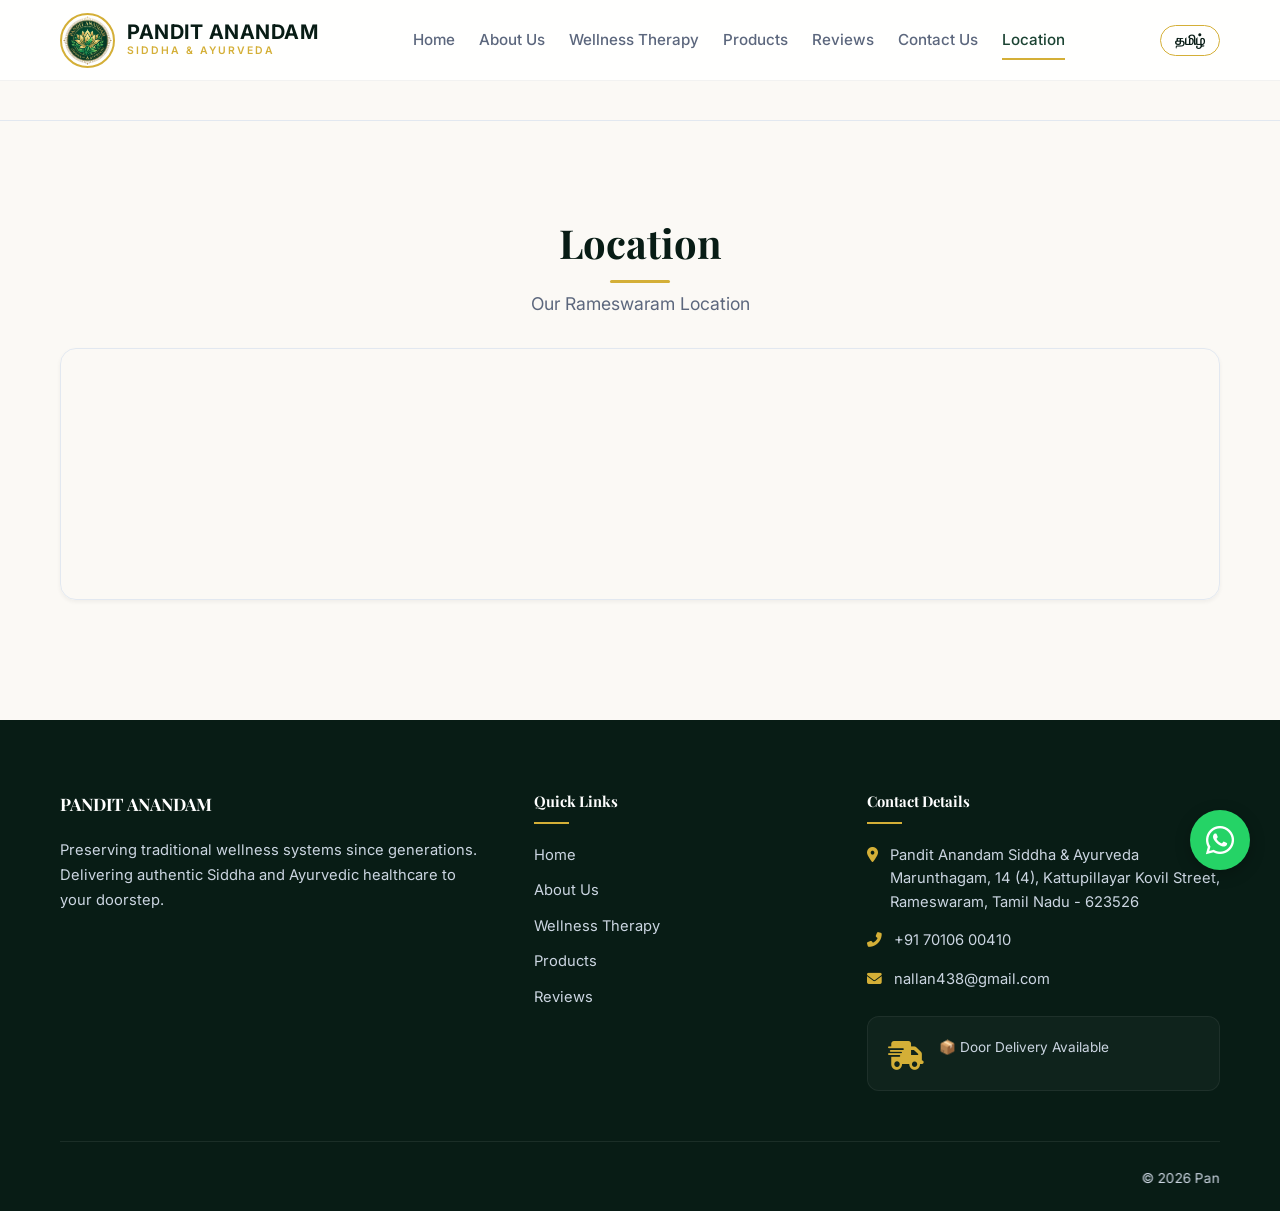
<file: location.html>
<!DOCTYPE html>
<html lang="en">
<head>
    <meta charset="UTF-8">
    <meta name="viewport" content="width=device-width, initial-scale=1.0">
    <title>Location - Pandit Anandam Siddha & Ayurveda Marunthagam</title>
    <meta name="description" content="Find our Siddha and Ayurveda pharmacy in Rameswaram, Tamil Nadu. View our interactive location map.">
    <!-- Favicon -->
    <link rel="icon" type="image/png" href="assets/logo.png" id="favicon">
    <!-- Font Awesome Icons -->
    <link rel="stylesheet" href="https://cdnjs.cloudflare.com/ajax/libs/font-awesome/6.4.0/css/all.min.css">
    <!-- Custom Style Sheet -->
    <link rel="stylesheet" href="css/style.css">
</head>
<body>

    <!-- HEADER & NAVIGATION -->
    <header>
        <div class="container">
            <a href="index.html" class="logo-container">
                <div class="logo-wrapper">
                    <img src="assets/logo.png" alt="Pandit Anandam Logo" class="logo-img" id="logo-image">
                </div>
                <div class="logo-text">
                    <span class="logo-title" data-i18n="logo_title">PANDIT ANANDAM</span>
                    <span class="logo-tag" data-i18n="logo_tag">Siddha & Ayurveda</span>
                </div>
            </a>
            
            <nav class="nav-links">
                <a href="index.html" data-i18n="nav_home">Home</a>
                <a href="about.html" data-i18n="nav_about">About Us</a>
                <a href="therapy.html" data-i18n="nav_therapy">Wellness Therapy</a>
                <a href="products.html" data-i18n="nav_products">Products</a>
                <a href="reviews.html" data-i18n="nav_reviews">Reviews</a>
                <a href="contact.html" data-i18n="nav_contact">Contact Us</a>
                <a href="location.html" class="active" data-i18n="nav_location">Location</a>
            </nav>

            <div class="header-actions">
                <button id="lang-toggle" class="btn-lang">தமிழ்</button>
                <button class="mobile-menu-btn" onclick="toggleMobileMenu()" aria-label="Open Mobile Menu">
                    <i class="fas fa-bars"></i>
                </button>
            </div>
        </div>
    </header>

    <!-- MOBILE NAVIGATION DRAWER -->
    <div id="mobile-menu-drawer" class="drawer mobile-nav-drawer">
        <div class="drawer-content">
            <div class="drawer-header">
                <h3>Menu</h3>
                <button class="btn-close-drawer" onclick="closeModal('mobile-menu-drawer')">&times;</button>
            </div>
            <div class="mobile-nav-body">
                <nav class="mobile-nav-links">
                    <a href="index.html" data-i18n="nav_home">Home</a>
                    <a href="about.html" data-i18n="nav_about">About Us</a>
                    <a href="therapy.html" data-i18n="nav_therapy">Wellness Therapy</a>
                    <a href="products.html" data-i18n="nav_products">Products</a>
                    <a href="reviews.html" data-i18n="nav_reviews">Reviews</a>
                    <a href="contact.html" data-i18n="nav_contact">Contact Us</a>
                    <a href="location.html" class="active" data-i18n="nav_location">Location</a>
                </nav>
                <button id="lang-toggle-mobile" class="btn btn-secondary w-full" style="width: 100%;">English / தமிழ்</button>
            </div>
        </div>
    </div>

    <!-- MAIN APP CONTENT -->
    <main style="padding-top: 120px; min-height: 80vh;">
        <!-- MAP / LOCATION SECTION -->
        <section id="location" class="location-section section-padding">
            <!-- Background Video -->
            <video class="location-video" autoplay loop muted playsinline -webkit-playsinline preload="auto">
                <source src="assets/spinning logo.mp4" type="video/mp4">
                Your browser does not support the video tag.
            </video>
            <!-- Overlay to fade background and keep text readable -->
            <div class="location-overlay"></div>

            <div class="container">
                <div class="section-header text-center" style="margin-bottom: 30px;">
                    <h2 data-i18n="nav_location">Location</h2>
                    <p data-i18n="location_title">Our Rameswaram Location</p>
                </div>
                
                <div class="map-container">
                    <iframe class="map-iframe" 
                        src="https://maps.google.com/maps?q=Pandit%20Anandam%20Siddha%20Ayurvedha%20Marunthagam,%20Rameswaram&t=k&z=17&ie=UTF8&iwloc=&output=embed" 
                        allowfullscreen="" 
                        loading="lazy" 
                        referrerpolicy="no-referrer-when-downgrade">
                    </iframe>
                </div>
            </div>
        </section>
    </main>

    <!-- FOOTER -->
    <footer>
        <div class="container">
            <div class="footer-grid">
                <div class="footer-brand">
                    <h3>PANDIT ANANDAM</h3>
                    <p data-i18n="footer_desc">Preserving traditional wellness systems since generations. Delivering authentic Siddha and Ayurvedic healthcare to your doorstep.</p>
                </div>

                <div class="footer-links-col">
                    <h4 data-i18n="footer_quick_links">Quick Links</h4>
                    <ul>
                        <li><a href="index.html" data-i18n="nav_home">Home</a></li>
                        <li><a href="about.html" data-i18n="nav_about">About Us</a></li>
                        <li><a href="therapy.html" data-i18n="nav_therapy">Wellness Therapy</a></li>
                        <li><a href="products.html" data-i18n="nav_products">Products</a></li>
                        <li><a href="reviews.html" data-i18n="nav_reviews">Reviews</a></li>
                    </ul>
                </div>

                <div class="footer-contact-col">
                    <h4 data-i18n="footer_contact">Contact Details</h4>
                    <ul>
                        <li>
                            <i class="fas fa-map-marker-alt"></i>
                            <span data-i18n="contact_address_val">East Car Street, Rameswaram, Tamil Nadu</span>
                        </li>
                        <li>
                            <i class="fas fa-phone-alt"></i>
                            <span data-i18n="contact_phone_val">+91 70106 00410</span>
                        </li>
                        <li>
                            <i class="fas fa-envelope"></i>
                            <span><a href="mailto:nallan438@gmail.com" style="color: inherit; text-decoration: none;">nallan438@gmail.com</a></span>
                        </li>
                    </ul>
                    
                    <div class="footer-delivery-promise">
                        <i class="fas fa-shipping-fast"></i>
                        <p data-i18n="footer_delivery_note">📦 Door Delivery Available</p>
                    </div>
                </div>
            </div>

            <div class="footer-bottom text-center" style="display: block;">
                <marquee behavior="scroll" direction="left" scrollamount="5" style="color: #cbd5e1; font-size: 0.85rem; vertical-align: middle;">
                    <span data-i18n="footer_copyright">© 2026 Pandit Anandam Siddha & Ayurveda Marunthagam. All rights reserved.</span>
                    <span style="margin: 0 15px;">|</span>
                    <span data-i18n="footer_developer">Website was Developed by Heptagenix Solutions and all rights reserved 2026</span>
                </marquee>
            </div>
        </div>
    </footer>

    <!-- TOAST NOTIFICATION CONTAINER -->
    <div id="toast-container" class="toast-container"></div>

    <!-- TRANSACTION SUCCESS CONFIRMATION MODAL -->
    <div id="confirm-modal" class="modal">
        <div class="modal-content">
            <div class="modal-body">
                <div class="success-icon-badge"><i class="fas fa-check"></i></div>
                <h3 id="confirm-modal-title" style="margin-bottom: 15px;">Success</h3>
                <p id="confirm-modal-text" style="color: var(--color-text-muted); margin-bottom: 25px;"></p>
                <button class="btn btn-primary" onclick="closeModal('confirm-modal')">OK</button>
            </div>
        </div>
    </div>

    <!-- Translation Dictionary Database & Controller scripts -->
    <script src="js/translations.js"></script>
    <script src="js/products.js"></script>
    <script src="js/app.js"></script>
</body>
</html>
</file>
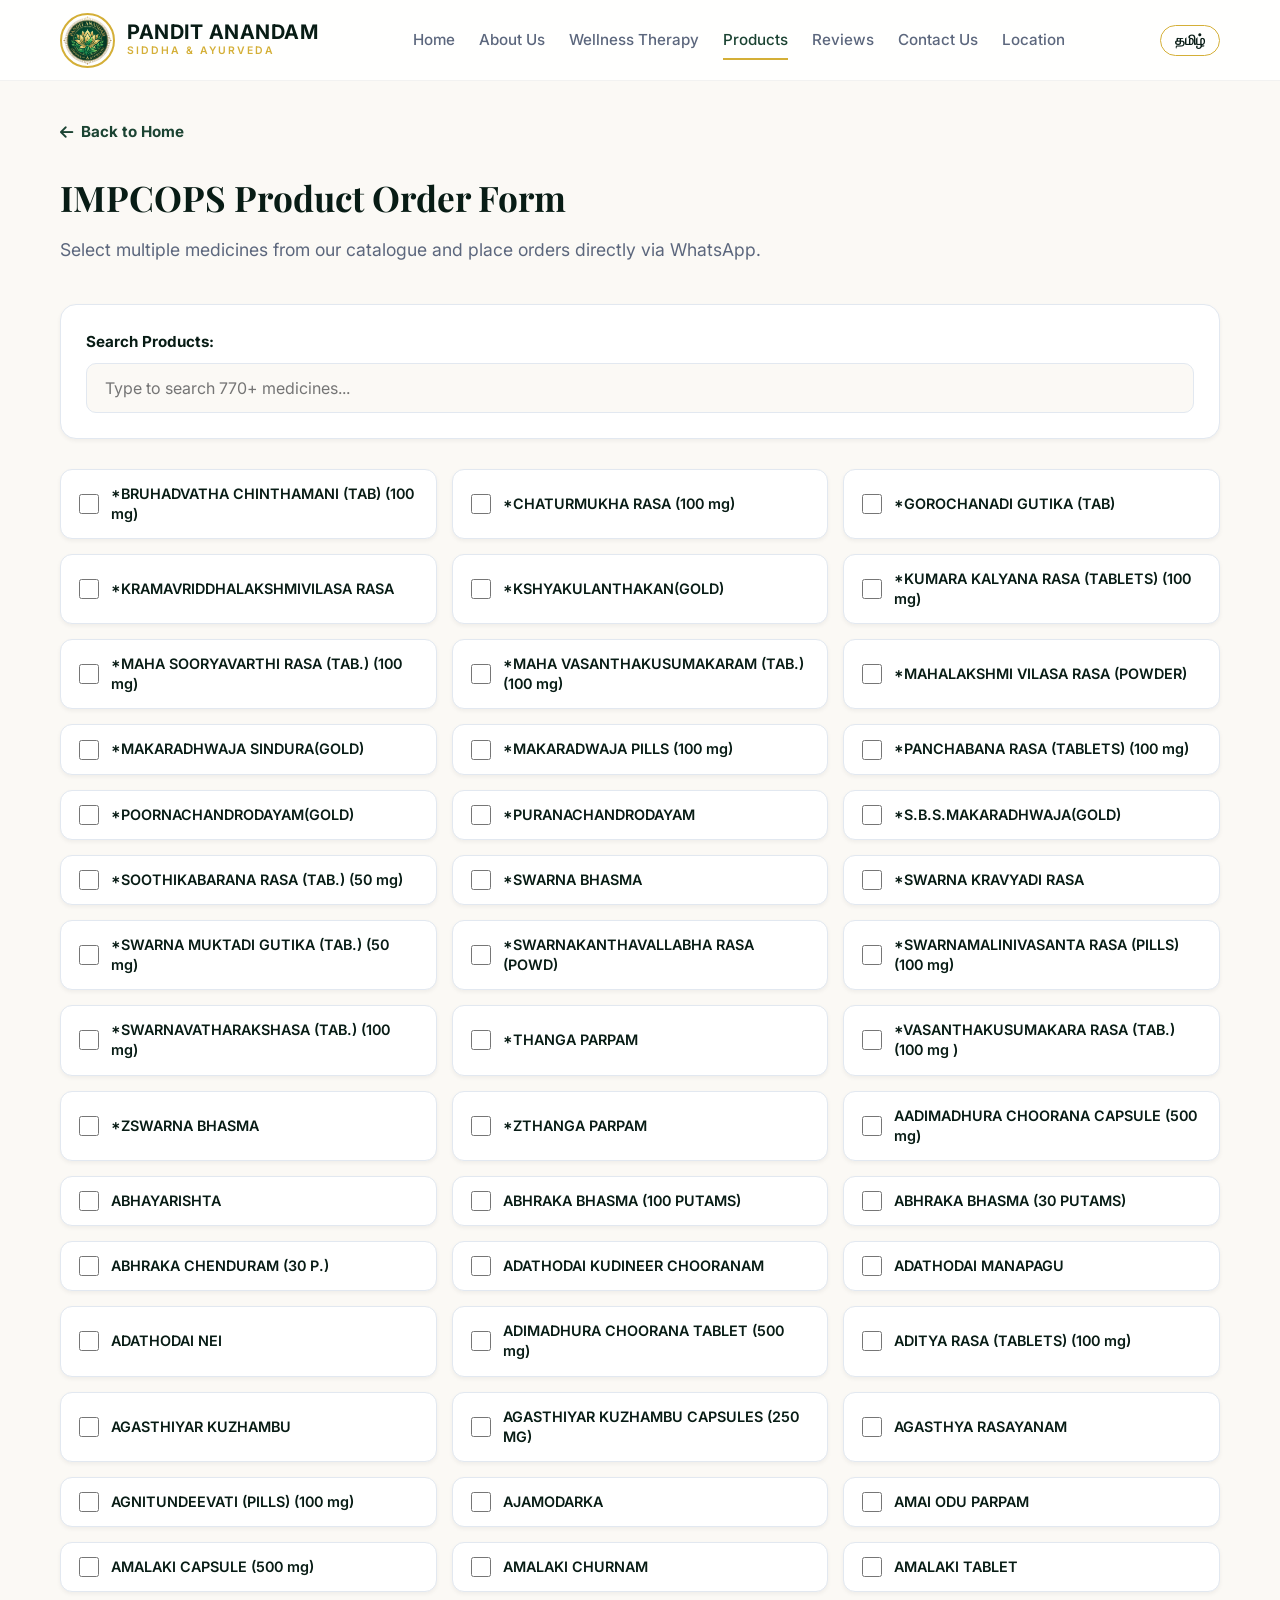
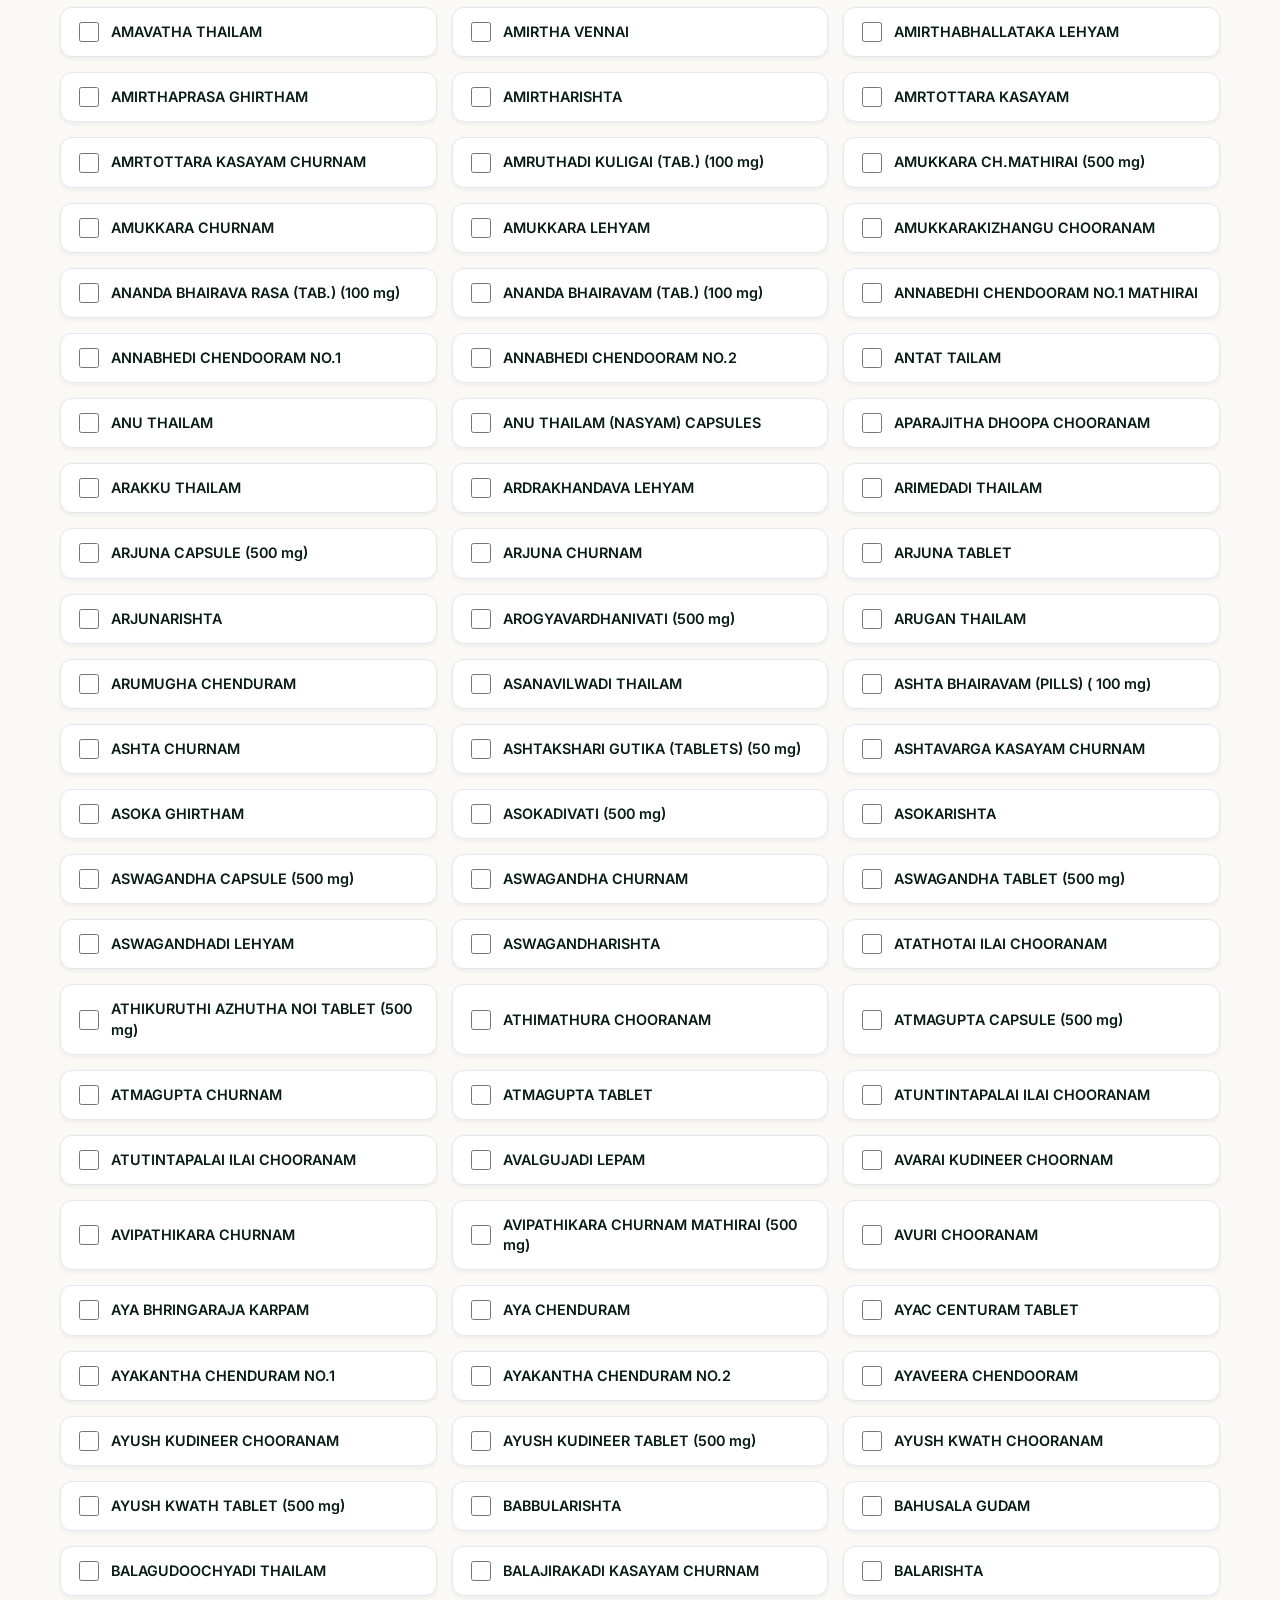
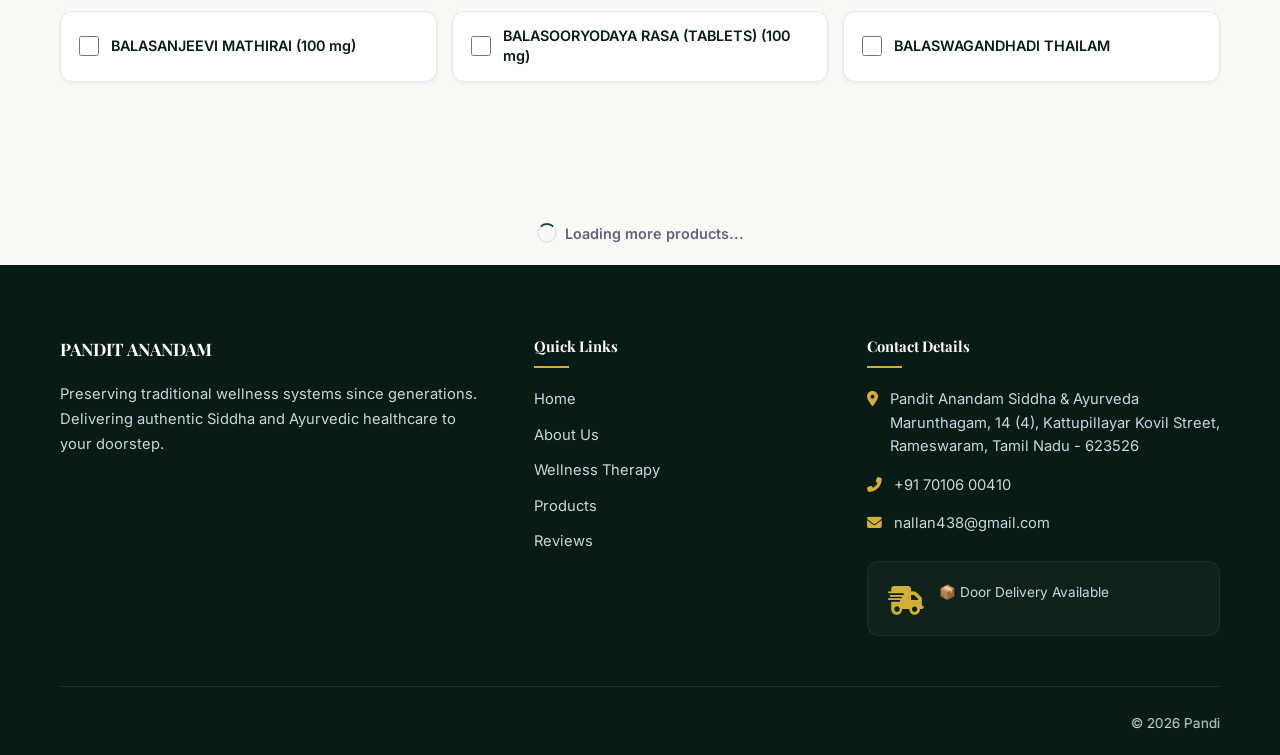
<file: product.html>
<!DOCTYPE html>
<html lang="en">
<head>
    <meta charset="UTF-8">
    <meta name="viewport" content="width=device-width, initial-scale=1.0">
    <title>IMPCOPS Product Order Form - Pandit Anandam</title>
    <meta name="description" content="Browse and order traditional Siddha, Ayurveda, and Unani medicines from Pandit Anandam pharmacy. Fast doorstep delivery across India.">
    <!-- Favicon -->
    <link rel="icon" type="image/png" href="assets/logo.png" id="favicon">
    <!-- Font Awesome Icons -->
    <link rel="stylesheet" href="https://cdnjs.cloudflare.com/ajax/libs/font-awesome/6.4.0/css/all.min.css">
    <!-- Custom Style Sheet -->
    <link rel="stylesheet" href="css/style.css">
</head>
<body>

    <!-- HEADER & NAVIGATION -->
    <header>
        <div class="container">
            <a href="index.html#home" class="logo-container">
                <div class="logo-wrapper">
                    <img src="assets/logo.png" alt="Pandit Anandam Logo" class="logo-img" id="logo-image">
                </div>
                <div class="logo-text">
                    <span class="logo-title" data-i18n="logo_title">PANDIT ANANDAM</span>
                    <span class="logo-tag" data-i18n="logo_tag">Siddha & Ayurveda</span>
                </div>
            </a>
            
            <nav class="nav-links">
                <a href="index.html" data-i18n="nav_home">Home</a>
                <a href="about.html" data-i18n="nav_about">About Us</a>
                <a href="therapy.html" data-i18n="nav_therapy">Wellness Therapy</a>
                <a href="products.html" class="active" data-i18n="nav_products">Products</a>
                <a href="reviews.html" data-i18n="nav_reviews">Reviews</a>
                <a href="contact.html" data-i18n="nav_contact">Contact Us</a>
                <a href="location.html" data-i18n="nav_location">Location</a>
            </nav>

            <div class="header-actions">
                <button id="lang-toggle" class="btn-lang">தமிழ்</button>
            </div>
        </div>
    </header>

    <!-- MAIN APP CONTENT -->
    <main style="padding-top: 120px; min-height: 80vh;">
        <div class="container">
            <!-- Back to Home Link -->
            <a href="index.html#products" class="btn-back-home">
                <i class="fas fa-arrow-left"></i>
                <span data-i18n="go_back_home">Back to Home</span>
            </a>

            <!-- Page Title Block -->
            <div style="margin-bottom: 40px;">
                <h1 data-i18n="product_order_title" style="font-size: 2.2rem; margin-bottom: 10px; color: var(--color-primary-dark);">IMPCOPS Product Order Form</h1>
                <p data-i18n="product_order_subtitle" style="color: var(--color-text-muted); font-size: 1.1rem; max-width: 800px;">Select multiple medicines from our catalogue and place orders directly via WhatsApp.</p>
            </div>

            <!-- Search and Filter Panel -->
            <div style="background-color: var(--color-bg-white); border-radius: 16px; padding: 25px; border: 1.5px solid var(--color-border); box-shadow: var(--shadow-sm); margin-bottom: 30px;">
                <div style="display: flex; flex-direction: column; gap: 8px;">
                    <label for="product-search-input" style="font-weight: 700; color: var(--color-primary-dark); font-size: 0.95rem;" data-i18n="catalog_search_label">Search Products:</label>
                    <div style="position: relative;">
                        <input type="text" id="product-search-input" class="form-control" placeholder="Type to search 770+ medicines..." style="background-color: var(--color-bg-cream); border-radius: 10px; padding: 14px 45px 14px 18px; border: 1.5px solid var(--color-border); font-size: 1rem; width: 100%; box-sizing: border-box;" data-i18n-placeholder="catalog_search_placeholder" autocomplete="off">
                        <span id="clear-search-btn" style="position: absolute; right: 15px; top: 50%; transform: translateY(-50%); cursor: pointer; color: var(--color-text-muted); font-size: 1.1rem; display: none;">
                            <i class="fas fa-times-circle"></i>
                        </span>
                    </div>
                </div>
            </div>

            <!-- Products List Form Checkboxes Grid -->
            <form id="product-order-form">
                <div id="product-list-grid" class="product-order-grid">
                    <!-- Checkboxes rendered dynamically by JS -->
                </div>
                
                <!-- Infinite Scroll Scroll Load Trigger -->
                <div id="load-more-trigger" class="scroll-load-trigger" style="display: none;">
                    <div class="spinner"></div>
                    <span data-i18n="loading_more">Loading more products...</span>
                </div>
                
                <!-- Fallback empty matches display -->
                <div id="no-matches-found" class="text-center" style="display: none; padding: 50px 0;">
                    <i class="fas fa-search" style="font-size: 3rem; color: var(--color-border); margin-bottom: 15px;"></i>
                    <h3 data-i18n="no_products_found" style="color: var(--color-text-muted);">No products matched your search.</h3>
                </div>
            </form>
        </div>
    </main>

    <!-- FLOATING CHECKOUT BAR (Visible when items are selected) -->
    <div id="checkout-floating-bar" class="floating-checkout-bar" style="display: none;">
        <div class="container">
            <div class="floating-checkout-content">
                <div class="floating-checkout-info">
                    <span id="selected-count-value">0</span> 
                    <span data-i18n="selected_count">selected</span>
                </div>
                <div class="floating-checkout-actions">
                    <button type="button" id="clear-selection-btn" class="btn btn-outline" style="border: 2px solid #dc3545; color: #dc3545; border-radius: 30px; font-size: 0.9rem; padding: 10px 20px;" data-i18n="clear_selected_btn">
                        Clear Selection
                    </button>
                    <a id="submit-whatsapp-order" href="https://wa.me/917010600410" target="_blank" rel="noopener noreferrer" class="btn btn-primary" style="background: linear-gradient(135deg, #2d6a4f, #40916c); border: none; font-size: 0.9rem; display: flex; align-items: center; gap: 8px; text-decoration: none; border-radius: 30px; padding: 10px 24px; box-sizing: border-box; justify-content: center; color: white;">
                        <i class="fab fa-whatsapp" style="font-size: 1.1rem;"></i>
                        <span id="order-btn-text" data-i18n="catalog_order_btn">Order Selected via WhatsApp</span>
                    </a>
                </div>
            </div>
        </div>
    </div>

    <!-- FOOTER -->
    <footer>
        <div class="container">
            <div class="footer-grid">
                <div class="footer-brand">
                    <h3>PANDIT ANANDAM</h3>
                    <p data-i18n="footer_desc">Preserving traditional wellness systems since generations. Delivering authentic Siddha and Ayurvedic healthcare to your doorstep.</p>
                </div>

                <div class="footer-links-col">
                    <h4 data-i18n="footer_quick_links">Quick Links</h4>
                    <ul>
                        <li><a href="index.html" data-i18n="nav_home">Home</a></li>
                        <li><a href="about.html" data-i18n="nav_about">About Us</a></li>
                        <li><a href="therapy.html" data-i18n="nav_therapy">Wellness Therapy</a></li>
                        <li><a href="products.html" data-i18n="nav_products">Products</a></li>
                        <li><a href="reviews.html" data-i18n="nav_reviews">Reviews</a></li>
                    </ul>
                </div>

                <div class="footer-contact-col">
                    <h4 data-i18n="footer_contact">Contact Details</h4>
                    <ul>
                        <li>
                            <i class="fas fa-map-marker-alt"></i>
                            <span data-i18n="contact_address_val">East Car Street, Rameswaram, Tamil Nadu</span>
                        </li>
                        <li>
                            <i class="fas fa-phone-alt"></i>
                            <span data-i18n="contact_phone_val">+91 70106 00410</span>
                        </li>
                        <li>
                            <i class="fas fa-envelope"></i>
                            <span><a href="mailto:nallan438@gmail.com" style="color: inherit; text-decoration: none;">nallan438@gmail.com</a></span>
                        </li>
                    </ul>
                    
                    <div class="footer-delivery-promise">
                        <i class="fas fa-shipping-fast"></i>
                        <p data-i18n="footer_delivery_note">📦 Door Delivery Available</p>
                    </div>
                </div>
            </div>

            <div class="footer-bottom text-center" style="display: block;">
                <marquee behavior="scroll" direction="left" scrollamount="5" style="color: #cbd5e1; font-size: 0.85rem; vertical-align: middle;">
                    <span data-i18n="footer_copyright">© 2026 Pandit Anandam Siddha & Ayurveda Marunthagam. All rights reserved.</span>
                    <span style="margin: 0 15px;">|</span>
                    <span data-i18n="footer_developer">Website was Developed by Heptagenix Solutions and all rights reserved 2026</span>
                </marquee>
            </div>
        </div>
    </footer>

    <!-- Scripts -->
    <script src="js/translations.js"></script>
    <script src="js/products.js"></script>
    <script src="js/product-order.js"></script>
</body>
</html>
</file>
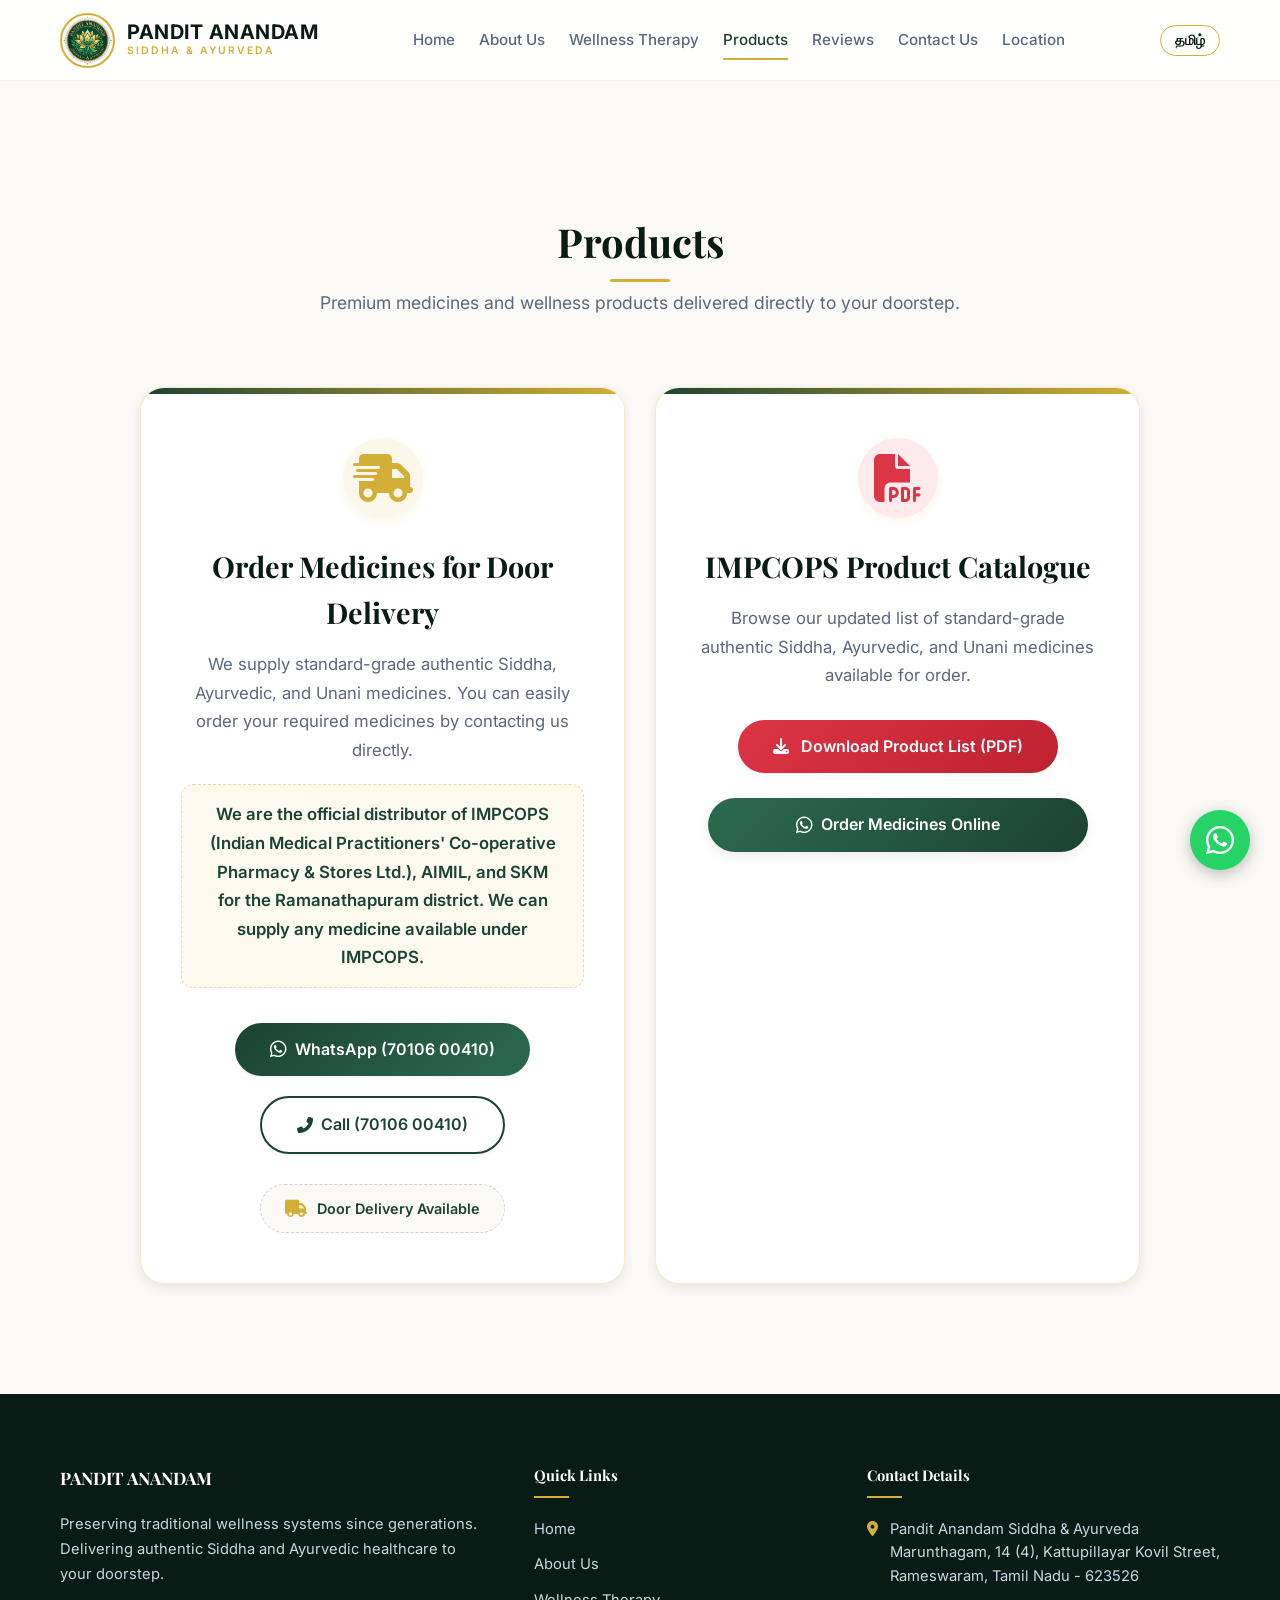
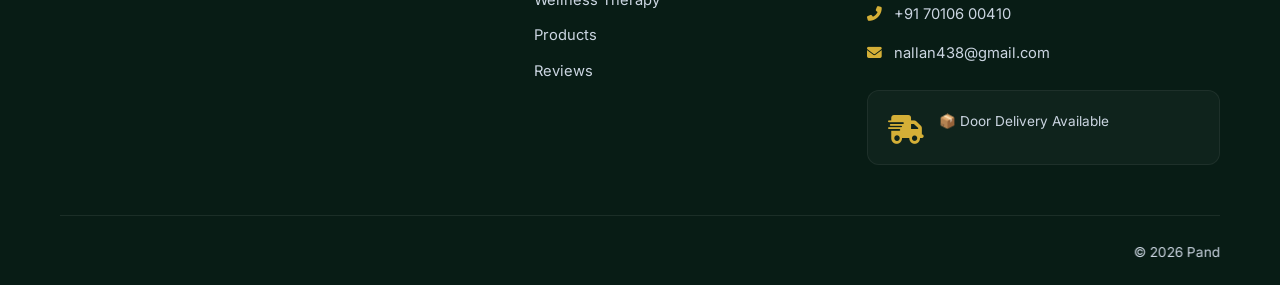
<file: products.html>
<!DOCTYPE html>
<html lang="en">
<head>
    <meta charset="UTF-8">
    <meta name="viewport" content="width=device-width, initial-scale=1.0">
    <title>Products - Pandit Anandam Siddha & Ayurveda Marunthagam</title>
    <meta name="description" content="Browse our authentic traditional medicines catalogue or order Siddha and Ayurvedic medicines online for doorstep delivery across India.">
    <!-- Favicon -->
    <link rel="icon" type="image/png" href="assets/logo.png" id="favicon">
    <!-- Font Awesome Icons -->
    <link rel="stylesheet" href="https://cdnjs.cloudflare.com/ajax/libs/font-awesome/6.4.0/css/all.min.css">
    <!-- Custom Style Sheet -->
    <link rel="stylesheet" href="css/style.css">
</head>
<body>

    <!-- HEADER & NAVIGATION -->
    <header>
        <div class="container">
            <a href="index.html" class="logo-container">
                <div class="logo-wrapper">
                    <img src="assets/logo.png" alt="Pandit Anandam Logo" class="logo-img" id="logo-image">
                </div>
                <div class="logo-text">
                    <span class="logo-title" data-i18n="logo_title">PANDIT ANANDAM</span>
                    <span class="logo-tag" data-i18n="logo_tag">Siddha & Ayurveda</span>
                </div>
            </a>
            
            <nav class="nav-links">
                <a href="index.html" data-i18n="nav_home">Home</a>
                <a href="about.html" data-i18n="nav_about">About Us</a>
                <a href="therapy.html" data-i18n="nav_therapy">Wellness Therapy</a>
                <a href="products.html" class="active" data-i18n="nav_products">Products</a>
                <a href="reviews.html" data-i18n="nav_reviews">Reviews</a>
                <a href="contact.html" data-i18n="nav_contact">Contact Us</a>
                <a href="location.html" data-i18n="nav_location">Location</a>
            </nav>

            <div class="header-actions">
                <button id="lang-toggle" class="btn-lang">தமிழ்</button>
                <button class="mobile-menu-btn" onclick="toggleMobileMenu()" aria-label="Open Mobile Menu">
                    <i class="fas fa-bars"></i>
                </button>
            </div>
        </div>
    </header>

    <!-- MOBILE NAVIGATION DRAWER -->
    <div id="mobile-menu-drawer" class="drawer mobile-nav-drawer">
        <div class="drawer-content">
            <div class="drawer-header">
                <h3>Menu</h3>
                <button class="btn-close-drawer" onclick="closeModal('mobile-menu-drawer')">&times;</button>
            </div>
            <div class="mobile-nav-body">
                <nav class="mobile-nav-links">
                    <a href="index.html" data-i18n="nav_home">Home</a>
                    <a href="about.html" data-i18n="nav_about">About Us</a>
                    <a href="therapy.html" data-i18n="nav_therapy">Wellness Therapy</a>
                    <a href="products.html" class="active" data-i18n="nav_products">Products</a>
                    <a href="reviews.html" data-i18n="nav_reviews">Reviews</a>
                    <a href="contact.html" data-i18n="nav_contact">Contact Us</a>
                    <a href="location.html" data-i18n="nav_location">Location</a>
                </nav>
                <button id="lang-toggle-mobile" class="btn btn-secondary w-full" style="width: 100%;">English / தமிழ்</button>
            </div>
        </div>
    </div>

    <!-- MAIN APP CONTENT -->
    <main style="padding-top: 120px; min-height: 80vh;">
        <!-- PRODUCTS SECTION -->
        <section id="products" class="products-shop section-padding">
            <!-- Background Video -->
            <video class="products-video" autoplay loop muted playsinline -webkit-playsinline preload="auto">
                <source src="assets/spinning logo.mp4" type="video/mp4">
                Your browser does not support the video tag.
            </video>
            <!-- Overlay to fade background and keep text readable -->
            <div class="products-overlay"></div>

            <div class="container">
                <div class="section-header text-center">
                    <h2 data-i18n="nav_products">Products</h2>
                    <p data-i18n="shop_subtitle">Premium medicines and wellness products delivered directly to your doorstep.</p>
                </div>

                <div class="products-order-container">
                    <!-- Order/Contact Card -->
                    <div class="order-card text-center animated fadeInUp">
                        <div class="order-icon"><i class="fas fa-shipping-fast"></i></div>
                        <h3 data-i18n="order_title">Order Medicines for Door Delivery</h3>
                        <p data-i18n="order_desc">We supply standard-grade authentic Siddha, Ayurvedic, and Unani medicines. You can easily order your required medicines by contacting us directly.</p>
                        <p class="order-distributor" data-i18n="order_distributor">We are the official distributor of IMPCOPS (Indian Medical Practitioners' Co-operative Pharmacy & Stores Ltd.), AIMIL, and SKM for the Ramanathapuram district. We can supply any medicine available under IMPCOPS.</p>
                        <div class="order-actions">
                            <a href="https://wa.me/917010600410" class="btn btn-primary" target="_blank" rel="noopener noreferrer">
                                <i class="fab fa-whatsapp" style="margin-right: 8px; font-size: 1.2rem;"></i> <span data-i18n="order_whatsapp_2">WhatsApp (70106 00410)</span>
                            </a>
                            <a href="tel:+917010600410" class="btn btn-outline">
                                <i class="fas fa-phone-alt" style="margin-right: 8px;"></i> <span data-i18n="order_call_2">Call (70106 00410)</span>
                            </a>
                        </div>
                        <div class="order-promise">
                            <i class="fas fa-truck"></i>
                            <span data-i18n="order_promise_text">Door Delivery Available</span>
                        </div>
                    </div>

                    <!-- Catalogue Download Card -->
                    <div class="order-card text-center animated fadeInUp">
                        <div class="order-icon" style="background-color: rgba(220, 53, 69, 0.1); color: #dc3545;">
                            <i class="fas fa-file-pdf"></i>
                        </div>
                        <h3 data-i18n="catalog_title">IMPCOPS Product Catalogue</h3>
                        <p data-i18n="catalog_desc">Browse our updated list of standard-grade authentic Siddha, Ayurvedic, and Unani medicines available for order.</p>
                        <div class="catalog-download-box" style="margin: 30px 0 20px 0;">
                            <a href="assets/IMPCOPS.pdf" class="btn btn-primary" download="IMPCOPS_Product_Catalogue.pdf" style="background: linear-gradient(135deg, #dc3545, #bd2130); border: none;">
                                <i class="fas fa-download" style="margin-right: 8px;"></i>
                                <span data-i18n="catalog_btn">Download Product List (PDF)</span>
                            </a>
                        </div>

                        <!-- Button link to product.html order page -->
                        <div style="margin: 25px auto 25px auto; max-width: 380px; width: 100%;">
                            <a href="product.html" class="btn btn-primary w-full" style="width: 100%; display: flex; text-decoration: none; justify-content: center; align-items: center; gap: 8px; box-sizing: border-box; text-align: center; font-size: 1rem; border-radius: 50px; padding: 14px 28px; background: linear-gradient(135deg, var(--color-primary-light), var(--color-primary)); border: none; box-shadow: var(--shadow-md);">
                                <i class="fab fa-whatsapp" style="font-size: 1.2rem;"></i>
                                <span data-i18n="order_online_btn">Order Medicines Online</span>
                            </a>
                        </div>
                    </div>
                </div>
            </div>
        </section>
    </main>

    <!-- FOOTER -->
    <footer>
        <div class="container">
            <div class="footer-grid">
                <div class="footer-brand">
                    <h3>PANDIT ANANDAM</h3>
                    <p data-i18n="footer_desc">Preserving traditional wellness systems since generations. Delivering authentic Siddha and Ayurvedic healthcare to your doorstep.</p>
                </div>

                <div class="footer-links-col">
                    <h4 data-i18n="footer_quick_links">Quick Links</h4>
                    <ul>
                        <li><a href="index.html" data-i18n="nav_home">Home</a></li>
                        <li><a href="about.html" data-i18n="nav_about">About Us</a></li>
                        <li><a href="therapy.html" data-i18n="nav_therapy">Wellness Therapy</a></li>
                        <li><a href="products.html" data-i18n="nav_products">Products</a></li>
                        <li><a href="reviews.html" data-i18n="nav_reviews">Reviews</a></li>
                    </ul>
                </div>

                <div class="footer-contact-col">
                    <h4 data-i18n="footer_contact">Contact Details</h4>
                    <ul>
                        <li>
                            <i class="fas fa-map-marker-alt"></i>
                            <span data-i18n="contact_address_val">East Car Street, Rameswaram, Tamil Nadu</span>
                        </li>
                        <li>
                            <i class="fas fa-phone-alt"></i>
                            <span data-i18n="contact_phone_val">+91 70106 00410</span>
                        </li>
                        <li>
                            <i class="fas fa-envelope"></i>
                            <span><a href="mailto:nallan438@gmail.com" style="color: inherit; text-decoration: none;">nallan438@gmail.com</a></span>
                        </li>
                    </ul>
                    
                    <div class="footer-delivery-promise">
                        <i class="fas fa-shipping-fast"></i>
                        <p data-i18n="footer_delivery_note">📦 Door Delivery Available</p>
                    </div>
                </div>
            </div>

            <div class="footer-bottom text-center" style="display: block;">
                <marquee behavior="scroll" direction="left" scrollamount="5" style="color: #cbd5e1; font-size: 0.85rem; vertical-align: middle;">
                    <span data-i18n="footer_copyright">© 2026 Pandit Anandam Siddha & Ayurveda Marunthagam. All rights reserved.</span>
                    <span style="margin: 0 15px;">|</span>
                    <span data-i18n="footer_developer">Website was Developed by Heptagenix Solutions and all rights reserved 2026</span>
                </marquee>
            </div>
        </div>
    </footer>

    <!-- TOAST NOTIFICATION CONTAINER -->
    <div id="toast-container" class="toast-container"></div>

    <!-- TRANSACTION SUCCESS CONFIRMATION MODAL -->
    <div id="confirm-modal" class="modal">
        <div class="modal-content">
            <div class="modal-body">
                <div class="success-icon-badge"><i class="fas fa-check"></i></div>
                <h3 id="confirm-modal-title" style="margin-bottom: 15px;">Success</h3>
                <p id="confirm-modal-text" style="color: var(--color-text-muted); margin-bottom: 25px;"></p>
                <button class="btn btn-primary" onclick="closeModal('confirm-modal')">OK</button>
            </div>
        </div>
    </div>

    <!-- Translation Dictionary Database & Controller scripts -->
    <script src="js/translations.js"></script>
    <script src="js/products.js"></script>
    <script src="js/app.js"></script>
</body>
</html>
</file>
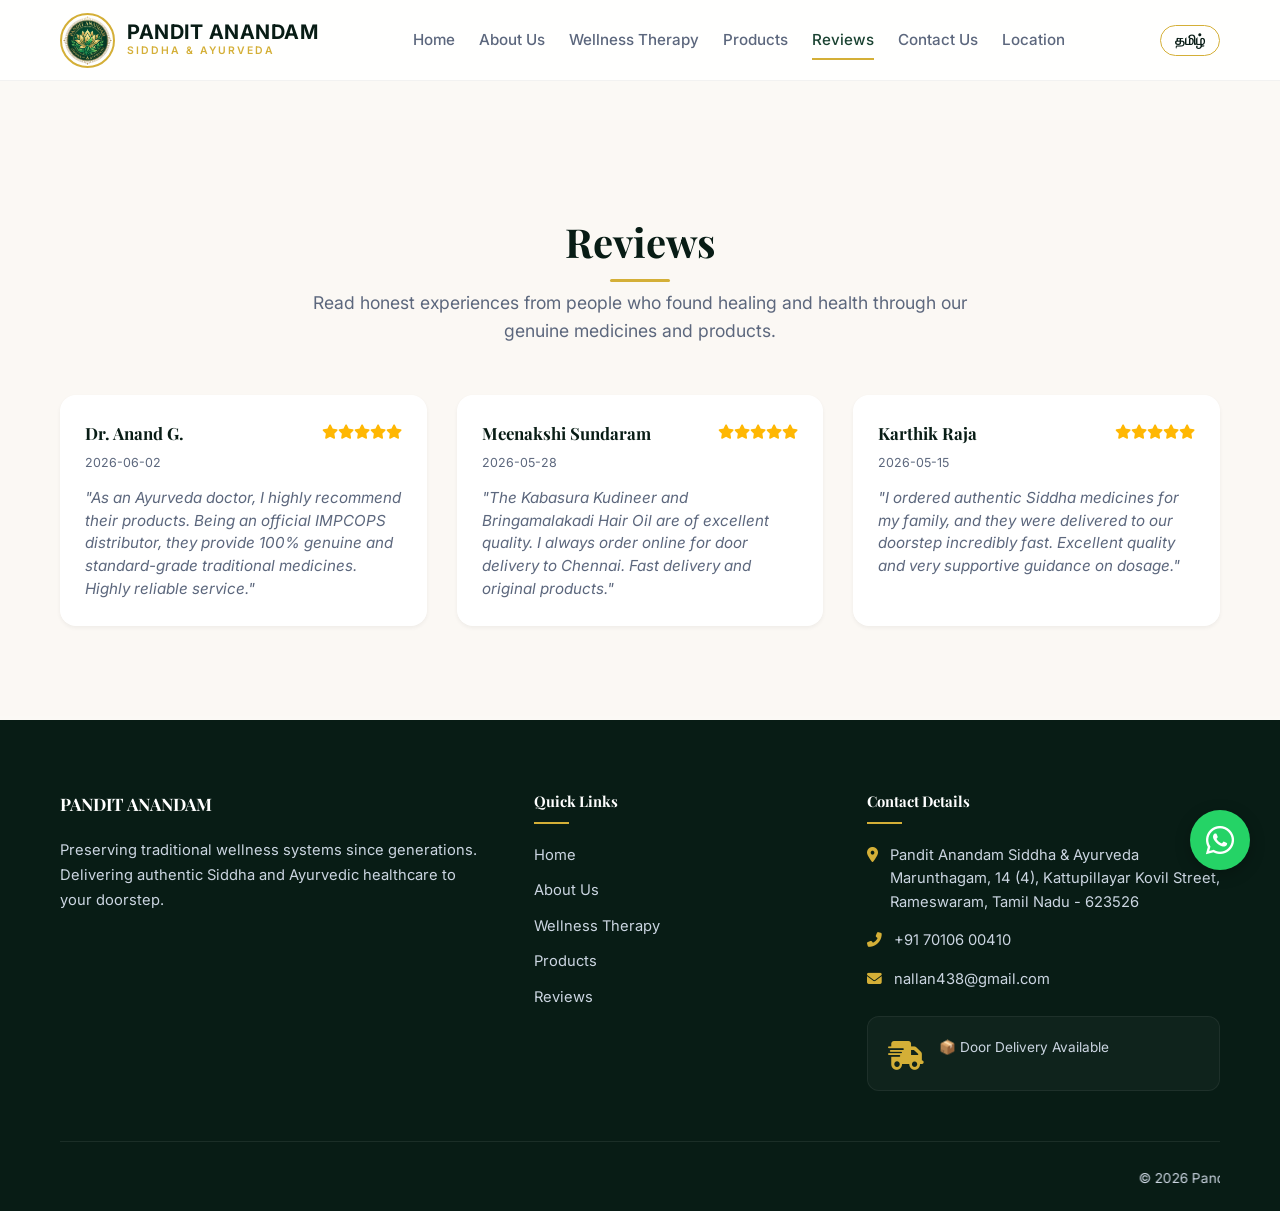
<file: reviews.html>
<!DOCTYPE html>
<html lang="en">
<head>
    <meta charset="UTF-8">
    <meta name="viewport" content="width=device-width, initial-scale=1.0">
    <title>Reviews - Pandit Anandam Siddha & Ayurveda Marunthagam</title>
    <meta name="description" content="Read reviews from patients who found healing through our Siddha & Ayurveda medicines. Share your experience.">
    <!-- Favicon -->
    <link rel="icon" type="image/png" href="assets/logo.png" id="favicon">
    <!-- Font Awesome Icons -->
    <link rel="stylesheet" href="https://cdnjs.cloudflare.com/ajax/libs/font-awesome/6.4.0/css/all.min.css">
    <!-- Custom Style Sheet -->
    <link rel="stylesheet" href="css/style.css">
</head>
<body>

    <!-- HEADER & NAVIGATION -->
    <header>
        <div class="container">
            <a href="index.html" class="logo-container">
                <div class="logo-wrapper">
                    <img src="assets/logo.png" alt="Pandit Anandam Logo" class="logo-img" id="logo-image">
                </div>
                <div class="logo-text">
                    <span class="logo-title" data-i18n="logo_title">PANDIT ANANDAM</span>
                    <span class="logo-tag" data-i18n="logo_tag">Siddha & Ayurveda</span>
                </div>
            </a>
            
            <nav class="nav-links">
                <a href="index.html" data-i18n="nav_home">Home</a>
                <a href="about.html" data-i18n="nav_about">About Us</a>
                <a href="therapy.html" data-i18n="nav_therapy">Wellness Therapy</a>
                <a href="products.html" data-i18n="nav_products">Products</a>
                <a href="reviews.html" class="active" data-i18n="nav_reviews">Reviews</a>
                <a href="contact.html" data-i18n="nav_contact">Contact Us</a>
                <a href="location.html" data-i18n="nav_location">Location</a>
            </nav>

            <div class="header-actions">
                <button id="lang-toggle" class="btn-lang">தமிழ்</button>
                <button class="mobile-menu-btn" onclick="toggleMobileMenu()" aria-label="Open Mobile Menu">
                    <i class="fas fa-bars"></i>
                </button>
            </div>
        </div>
    </header>

    <!-- MOBILE NAVIGATION DRAWER -->
    <div id="mobile-menu-drawer" class="drawer mobile-nav-drawer">
        <div class="drawer-content">
            <div class="drawer-header">
                <h3>Menu</h3>
                <button class="btn-close-drawer" onclick="closeModal('mobile-menu-drawer')">&times;</button>
            </div>
            <div class="mobile-nav-body">
                <nav class="mobile-nav-links">
                    <a href="index.html" data-i18n="nav_home">Home</a>
                    <a href="about.html" data-i18n="nav_about">About Us</a>
                    <a href="therapy.html" data-i18n="nav_therapy">Wellness Therapy</a>
                    <a href="products.html" data-i18n="nav_products">Products</a>
                    <a href="reviews.html" class="active" data-i18n="nav_reviews">Reviews</a>
                    <a href="contact.html" data-i18n="nav_contact">Contact Us</a>
                    <a href="location.html" data-i18n="nav_location">Location</a>
                </nav>
                <button id="lang-toggle-mobile" class="btn btn-secondary w-full" style="width: 100%;">English / தமிழ்</button>
            </div>
        </div>
    </div>

    <!-- MAIN APP CONTENT -->
    <main style="padding-top: 120px; min-height: 80vh;">
        <!-- REVIEWS SECTION -->
        <section id="reviews" class="reviews section-padding">
            <!-- Background Video -->
            <video class="reviews-video" autoplay loop muted playsinline -webkit-playsinline preload="auto">
                <source src="assets/spinning logo.mp4" type="video/mp4">
                Your browser does not support the video tag.
            </video>
            <!-- Overlay to fade background and keep text readable -->
            <div class="reviews-overlay"></div>

            <div class="container">
                <div class="section-header text-center">
                    <h2 data-i18n="nav_reviews">Reviews</h2>
                    <p data-i18n="reviews_subtitle">Read honest experiences from people who found healing and health through our genuine medicines and products.</p>
                </div>

                <div class="reviews-grid" id="reviews-list-container">
                    <!-- Rendered Dynamically -->
                </div>



                <!-- Ad Videos Section (Visible only when Tamil language is active) -->
                <div id="reviews-ads-container" class="reviews-ads-container hidden" style="margin-top: 50px;">
                    <h3 class="ads-title text-center" data-i18n="reviews_ads_title">விளம்பரங்கள்</h3>
                    <div class="ads-grid">
                        <div class="ad-video-wrapper">
                            <video class="ad-video" controls playsinline preload="metadata">
                                <source src="assets/AD1.mp4" type="video/mp4">
                                Your browser does not support the video tag.
                            </video>
                        </div>
                        <div class="ad-video-wrapper">
                            <video class="ad-video" controls playsinline preload="metadata">
                                <source src="assets/AD2.mp4" type="video/mp4">
                                Your browser does not support the video tag.
                            </video>
                        </div>
                        <div class="ad-image-wrapper">
                            <img src="assets/massage_chair_banner.jpg" alt="Echo Pro Massage Chair Banner" class="ad-image">
                        </div>
                    </div>
                </div>
            </div>
        </section>
    </main>

    <!-- FOOTER -->
    <footer>
        <div class="container">
            <div class="footer-grid">
                <div class="footer-brand">
                    <h3>PANDIT ANANDAM</h3>
                    <p data-i18n="footer_desc">Preserving traditional wellness systems since generations. Delivering authentic Siddha and Ayurvedic healthcare to your doorstep.</p>
                </div>

                <div class="footer-links-col">
                    <h4 data-i18n="footer_quick_links">Quick Links</h4>
                    <ul>
                        <li><a href="index.html" data-i18n="nav_home">Home</a></li>
                        <li><a href="about.html" data-i18n="nav_about">About Us</a></li>
                        <li><a href="therapy.html" data-i18n="nav_therapy">Wellness Therapy</a></li>
                        <li><a href="products.html" data-i18n="nav_products">Products</a></li>
                        <li><a href="reviews.html" data-i18n="nav_reviews">Reviews</a></li>
                    </ul>
                </div>

                <div class="footer-contact-col">
                    <h4 data-i18n="footer_contact">Contact Details</h4>
                    <ul>
                        <li>
                            <i class="fas fa-map-marker-alt"></i>
                            <span data-i18n="contact_address_val">East Car Street, Rameswaram, Tamil Nadu</span>
                        </li>
                        <li>
                            <i class="fas fa-phone-alt"></i>
                            <span data-i18n="contact_phone_val">+91 70106 00410</span>
                        </li>
                        <li>
                            <i class="fas fa-envelope"></i>
                            <span><a href="mailto:nallan438@gmail.com" style="color: inherit; text-decoration: none;">nallan438@gmail.com</a></span>
                        </li>
                    </ul>
                    
                    <div class="footer-delivery-promise">
                        <i class="fas fa-shipping-fast"></i>
                        <p data-i18n="footer_delivery_note">📦 Door Delivery Available</p>
                    </div>
                </div>
            </div>

            <div class="footer-bottom text-center" style="display: block;">
                <marquee behavior="scroll" direction="left" scrollamount="5" style="color: #cbd5e1; font-size: 0.85rem; vertical-align: middle;">
                    <span data-i18n="footer_copyright">© 2026 Pandit Anandam Siddha & Ayurveda Marunthagam. All rights reserved.</span>
                    <span style="margin: 0 15px;">|</span>
                    <span data-i18n="footer_developer">Website was Developed by Heptagenix Solutions and all rights reserved 2026</span>
                </marquee>
            </div>
        </div>
    </footer>

    <!-- TOAST NOTIFICATION CONTAINER -->
    <div id="toast-container" class="toast-container"></div>

    <!-- TRANSACTION SUCCESS CONFIRMATION MODAL -->
    <div id="confirm-modal" class="modal">
        <div class="modal-content">
            <div class="modal-body">
                <div class="success-icon-badge"><i class="fas fa-check"></i></div>
                <h3 id="confirm-modal-title" style="margin-bottom: 15px;">Success</h3>
                <p id="confirm-modal-text" style="color: var(--color-text-muted); margin-bottom: 25px;"></p>
                <button class="btn btn-primary" onclick="closeModal('confirm-modal')">OK</button>
            </div>
        </div>
    </div>

    <!-- Translation Dictionary Database & Controller scripts -->
    <script src="js/translations.js"></script>
    <script src="js/products.js"></script>
    <script src="js/app.js"></script>
</body>
</html>
</file>
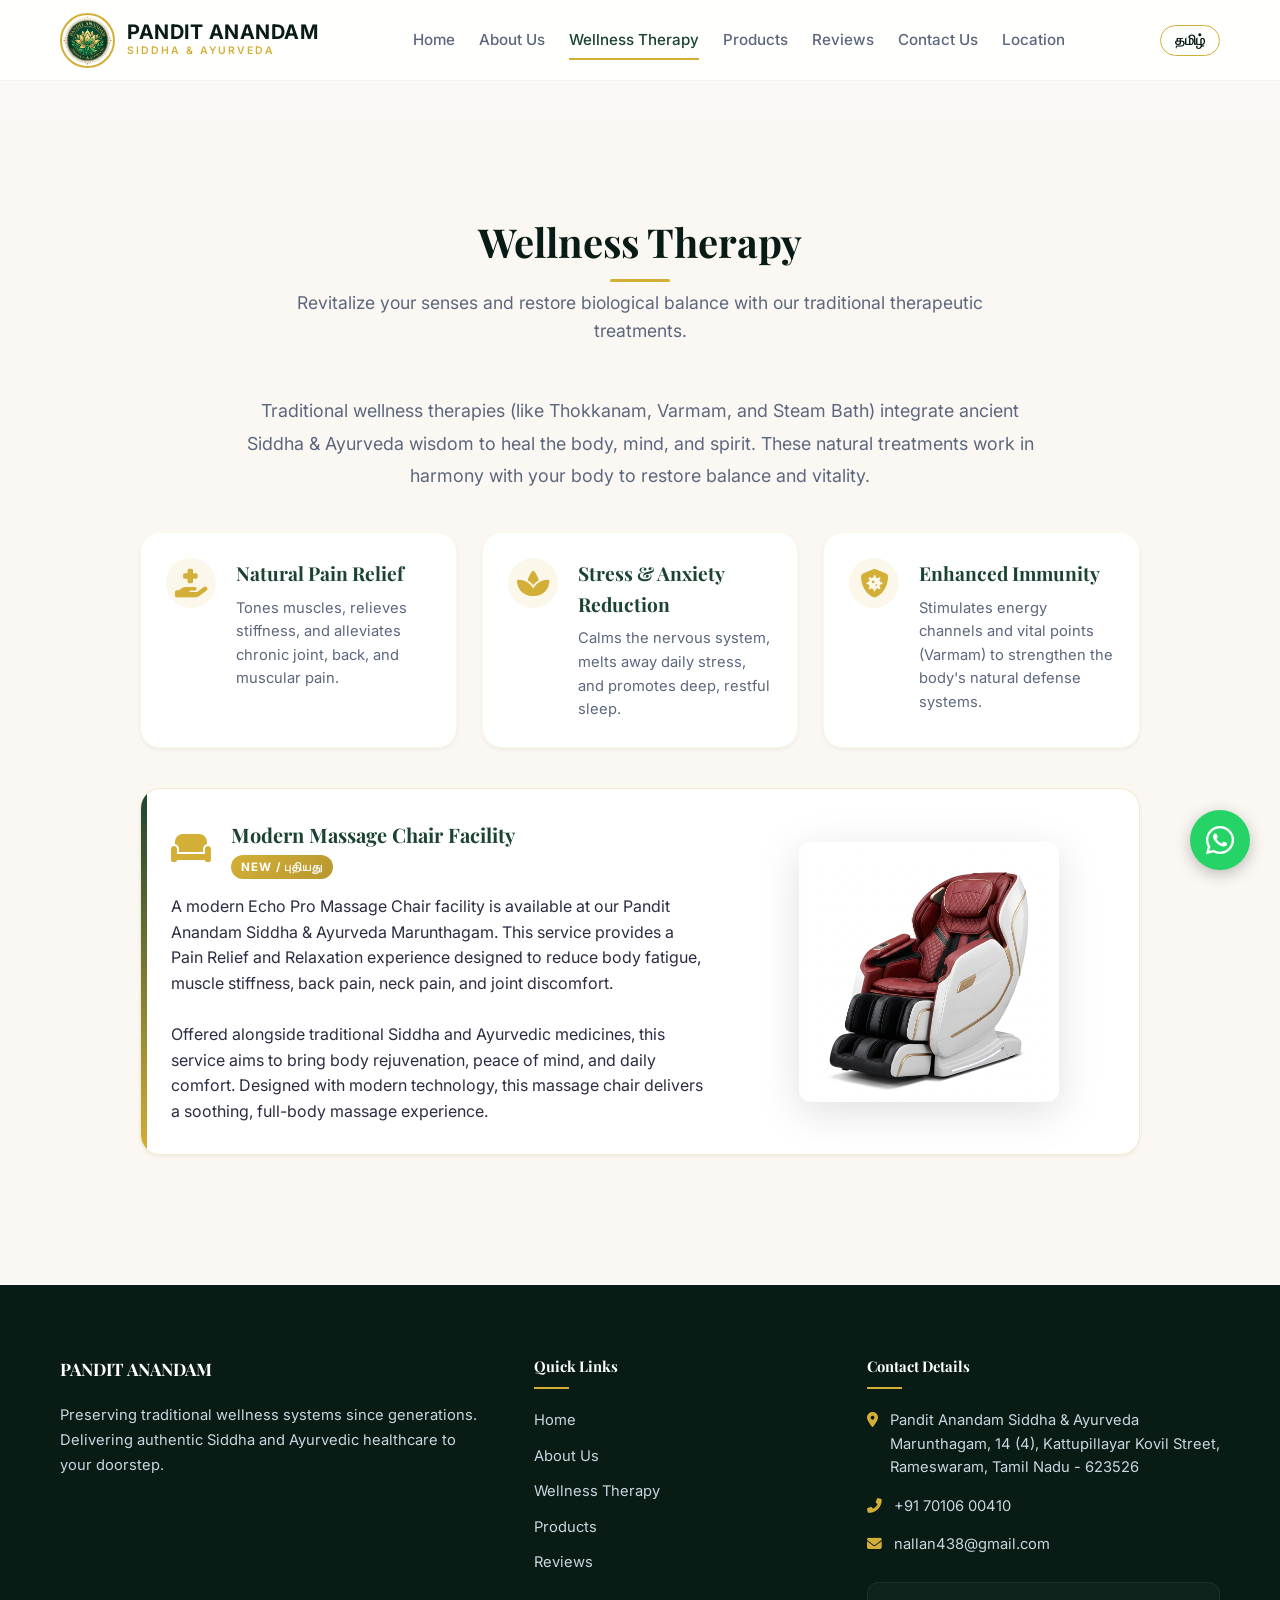
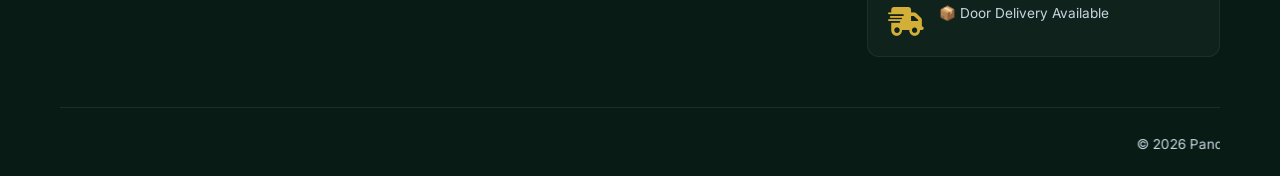
<file: therapy.html>
<!DOCTYPE html>
<html lang="en">
<head>
    <meta charset="UTF-8">
    <meta name="viewport" content="width=device-width, initial-scale=1.0">
    <title>Wellness Therapy - Pandit Anandam Siddha & Ayurveda Marunthagam</title>
    <meta name="description" content="Revitalize your senses and restore biological balance with traditional Siddha & Ayurveda wellness therapies in Rameswaram.">
    <!-- Favicon -->
    <link rel="icon" type="image/png" href="assets/logo.png" id="favicon">
    <!-- Font Awesome Icons -->
    <link rel="stylesheet" href="https://cdnjs.cloudflare.com/ajax/libs/font-awesome/6.4.0/css/all.min.css">
    <!-- Custom Style Sheet -->
    <link rel="stylesheet" href="css/style.css">
</head>
<body>

    <!-- HEADER & NAVIGATION -->
    <header>
        <div class="container">
            <a href="index.html" class="logo-container">
                <div class="logo-wrapper">
                    <img src="assets/logo.png" alt="Pandit Anandam Logo" class="logo-img" id="logo-image">
                </div>
                <div class="logo-text">
                    <span class="logo-title" data-i18n="logo_title">PANDIT ANANDAM</span>
                    <span class="logo-tag" data-i18n="logo_tag">Siddha & Ayurveda</span>
                </div>
            </a>
            
            <nav class="nav-links">
                <a href="index.html" data-i18n="nav_home">Home</a>
                <a href="about.html" data-i18n="nav_about">About Us</a>
                <a href="therapy.html" class="active" data-i18n="nav_therapy">Wellness Therapy</a>
                <a href="products.html" data-i18n="nav_products">Products</a>
                <a href="reviews.html" data-i18n="nav_reviews">Reviews</a>
                <a href="contact.html" data-i18n="nav_contact">Contact Us</a>
                <a href="location.html" data-i18n="nav_location">Location</a>
            </nav>

            <div class="header-actions">
                <button id="lang-toggle" class="btn-lang">தமிழ்</button>
                <button class="mobile-menu-btn" onclick="toggleMobileMenu()" aria-label="Open Mobile Menu">
                    <i class="fas fa-bars"></i>
                </button>
            </div>
        </div>
    </header>

    <!-- MOBILE NAVIGATION DRAWER -->
    <div id="mobile-menu-drawer" class="drawer mobile-nav-drawer">
        <div class="drawer-content">
            <div class="drawer-header">
                <h3>Menu</h3>
                <button class="btn-close-drawer" onclick="closeModal('mobile-menu-drawer')">&times;</button>
            </div>
            <div class="mobile-nav-body">
                <nav class="mobile-nav-links">
                    <a href="index.html" data-i18n="nav_home">Home</a>
                    <a href="about.html" data-i18n="nav_about">About Us</a>
                    <a href="therapy.html" class="active" data-i18n="nav_therapy">Wellness Therapy</a>
                    <a href="products.html" data-i18n="nav_products">Products</a>
                    <a href="reviews.html" data-i18n="nav_reviews">Reviews</a>
                    <a href="contact.html" data-i18n="nav_contact">Contact Us</a>
                    <a href="location.html" data-i18n="nav_location">Location</a>
                </nav>
                <button id="lang-toggle-mobile" class="btn btn-secondary w-full" style="width: 100%;">English / தமிழ்</button>
            </div>
        </div>
    </div>

    <!-- MAIN APP CONTENT -->
    <main style="padding-top: 120px; min-height: 80vh;">
        <!-- WELLNESS THERAPY SECTION -->
        <section id="therapy" class="therapy section-padding">
            <!-- Background Video -->
            <video class="therapy-video" autoplay loop muted playsinline -webkit-playsinline preload="auto">
                <source src="assets/spinning logo.mp4" type="video/mp4">
                Your browser does not support the video tag.
            </video>
            <!-- Overlay to fade background and keep text readable -->
            <div class="therapy-overlay"></div>

            <div class="container">
                <div class="section-header text-center">
                    <h2 data-i18n="nav_therapy">Wellness Therapy</h2>
                    <p data-i18n="therapy_subtitle">Revitalize your senses and restore biological balance with our traditional therapeutic treatments.</p>
                </div>
                
                <div class="therapy-benefits-container">
                    <div class="therapy-benefits-intro">
                        <p data-i18n="therapy_benefits_intro">Traditional wellness therapies (like Thokkanam, Varmam, and Steam Bath) integrate ancient Siddha & Ayurveda wisdom to heal the body, mind, and spirit. These natural treatments work in harmony with your body to restore balance and vitality.</p>
                    </div>
                    <div class="therapy-benefits-grid">
                        <div class="benefit-card">
                            <div class="benefit-icon"><i class="fas fa-hand-holding-medical"></i></div>
                            <div class="benefit-content">
                                <h4 data-i18n="benefit_2_title">Natural Pain Relief</h4>
                                <p data-i18n="benefit_2_desc">Tones muscles, relieves stiffness, and alleviates chronic joint, back, and muscular pain.</p>
                            </div>
                        </div>
                        <div class="benefit-card">
                            <div class="benefit-icon"><i class="fas fa-spa"></i></div>
                            <div class="benefit-content">
                                <h4 data-i18n="benefit_3_title">Stress & Anxiety Reduction</h4>
                                <p data-i18n="benefit_3_desc">Calms the nervous system, melts away daily stress, and promotes deep, restful sleep.</p>
                            </div>
                        </div>
                        <div class="benefit-card">
                            <div class="benefit-icon"><i class="fas fa-shield-virus"></i></div>
                            <div class="benefit-content">
                                <h4 data-i18n="benefit_4_title">Enhanced Immunity</h4>
                                <p data-i18n="benefit_4_desc">Stimulates energy channels and vital points (Varmam) to strengthen the body's natural defense systems.</p>
                            </div>
                        </div>
                    </div>
                    
                    <!-- Modern Wellness Massage Sofa Feature -->
                    <div class="modern-wellness-box animated fadeInUp" style="margin-top: 40px; margin-bottom: 40px;">
                        <div class="modern-wellness-content">
                            <div class="wellness-text-section">
                                <div class="wellness-box-header">
                                    <div class="wellness-icon"><i class="fas fa-couch"></i></div>
                                    <div class="wellness-title-info">
                                        <h4 data-i18n="therapy_service_title">Modern Massage Chair Facility</h4>
                                        <span class="badge-new">New / புதியது</span>
                                    </div>
                                </div>
                                <p data-i18n="therapy_service_desc">A modern Echo Pro Massage Chair facility is available at our Pandit Anandam Siddha & Ayurveda Marunthagam. This service provides a Pain Relief and Relaxation experience designed to reduce body fatigue, muscle stiffness, back pain, neck pain, and joint discomfort.<br><br>Offered alongside traditional Siddha and Ayurvedic medicines, this service aims to bring body rejuvenation, peace of mind, and daily comfort. Designed with modern technology, this massage chair delivers a soothing, full-body massage experience.</p>
                            </div>
                            <div class="wellness-image-section">
                                <img src="assets/massage_chair.png" id="massage-chair-image" alt="Echo Pro Full Body Massage Chair" class="massage-chair-img">
                            </div>
                        </div>
                    </div>



                </div>
            </div>
        </section>
    </main>

    <!-- FOOTER -->
    <footer>
        <div class="container">
            <div class="footer-grid">
                <div class="footer-brand">
                    <h3>PANDIT ANANDAM</h3>
                    <p data-i18n="footer_desc">Preserving traditional wellness systems since generations. Delivering authentic Siddha and Ayurvedic healthcare to your doorstep.</p>
                </div>

                <div class="footer-links-col">
                    <h4 data-i18n="footer_quick_links">Quick Links</h4>
                    <ul>
                        <li><a href="index.html" data-i18n="nav_home">Home</a></li>
                        <li><a href="about.html" data-i18n="nav_about">About Us</a></li>
                        <li><a href="therapy.html" data-i18n="nav_therapy">Wellness Therapy</a></li>
                        <li><a href="products.html" data-i18n="nav_products">Products</a></li>
                        <li><a href="reviews.html" data-i18n="nav_reviews">Reviews</a></li>
                    </ul>
                </div>

                <div class="footer-contact-col">
                    <h4 data-i18n="footer_contact">Contact Details</h4>
                    <ul>
                        <li>
                            <i class="fas fa-map-marker-alt"></i>
                            <span data-i18n="contact_address_val">East Car Street, Rameswaram, Tamil Nadu</span>
                        </li>
                        <li>
                            <i class="fas fa-phone-alt"></i>
                            <span data-i18n="contact_phone_val">+91 70106 00410</span>
                        </li>
                        <li>
                            <i class="fas fa-envelope"></i>
                            <span><a href="mailto:nallan438@gmail.com" style="color: inherit; text-decoration: none;">nallan438@gmail.com</a></span>
                        </li>
                    </ul>
                    
                    <div class="footer-delivery-promise">
                        <i class="fas fa-shipping-fast"></i>
                        <p data-i18n="footer_delivery_note">📦 Door Delivery Available</p>
                    </div>
                </div>
            </div>

            <div class="footer-bottom text-center" style="display: block;">
                <marquee behavior="scroll" direction="left" scrollamount="5" style="color: #cbd5e1; font-size: 0.85rem; vertical-align: middle;">
                    <span data-i18n="footer_copyright">© 2026 Pandit Anandam Siddha & Ayurveda Marunthagam. All rights reserved.</span>
                    <span style="margin: 0 15px;">|</span>
                    <span data-i18n="footer_developer">Website was Developed by Heptagenix Solutions and all rights reserved 2026</span>
                </marquee>
            </div>
        </div>
    </footer>

    <!-- TOAST NOTIFICATION CONTAINER -->
    <div id="toast-container" class="toast-container"></div>

    <!-- WELLNESS THERAPY BOOKING MODAL -->
    <div id="booking-modal" class="modal">
        <div class="modal-content">
            <div class="modal-header">
                <h3 data-i18n="booking_title">Book a Wellness Session</h3>
                <button class="btn-close-modal" onclick="closeModal('booking-modal')">&times;</button>
            </div>
            <div class="modal-body">
                <form id="booking-form">
                    <div class="form-group">
                        <label for="book-name" data-i18n="booking_name">Your Full Name</label>
                        <input type="text" id="book-name" class="form-control" required>
                    </div>
                    <div class="form-group">
                        <label for="book-phone" data-i18n="booking_phone">Phone Number</label>
                        <input type="tel" id="book-phone" class="form-control" required>
                    </div>
                    <div class="form-group">
                        <label for="book-date" data-i18n="booking_date">Preferred Date</label>
                        <input type="date" id="book-date" class="form-control" required style="background-color: var(--color-bg-cream);">
                    </div>
                    <div class="form-group">
                        <label for="book-therapy" data-i18n="booking_select_therapy">Select Therapy</label>
                        <select id="book-therapy" class="form-control" style="background-color: var(--color-bg-cream);">
                            <option value="Thokkanam" data-i18n="therapy_thokkanam_title">Thokkanam (Physical Therapy)</option>
                            <option value="Varmam" data-i18n="therapy_varmam_title">Varmam Therapy (Vital Points)</option>
                            <option value="Kayakalpa" data-i18n="therapy_kayakalpa_title">Kayakalpa (Rejuvenation)</option>
                            <option value="Steam Bath" data-i18n="therapy_steambath_title">Herbal Steam Bath</option>
                        </select>
                    </div>
                    <button type="submit" class="btn btn-secondary w-full" style="width: 100%; margin-top: 10px;" data-i18n="booking_submit">Confirm Booking Request</button>
                </form>
            </div>
        </div>
    </div>

    <!-- TRANSACTION SUCCESS CONFIRMATION MODAL -->
    <div id="confirm-modal" class="modal">
        <div class="modal-content">
            <div class="modal-body">
                <div class="success-icon-badge"><i class="fas fa-check"></i></div>
                <h3 id="confirm-modal-title" style="margin-bottom: 15px;">Success</h3>
                <p id="confirm-modal-text" style="color: var(--color-text-muted); margin-bottom: 25px;"></p>
                <button class="btn btn-primary" onclick="closeModal('confirm-modal')">OK</button>
            </div>
        </div>
    </div>

    <!-- Translation Dictionary Database & Controller scripts -->
    <script src="js/translations.js"></script>
    <script src="js/products.js"></script>
    <script src="js/app.js"></script>
</body>
</html>
</file>
<file: css/style.css>
/* Google Fonts Import */
@import url('https://fonts.googleapis.com/css2?family=Inter:wght@300;400;500;600;700&family=Playfair+Display:ital,wght@0,400;0,600;0,700;1,400&family=Mukta+Malar:wght@300;400;600;700&display=swap');

/* CSS Root Variables - Theme & Colors */
:root {
    --color-primary: #1b4332;       /* Deep Forest Herbal Green */
    --color-primary-light: #2d6a4f; /* Medium Forest Green */
    --color-primary-dark: #081c15;  /* Deepest Forest Green */
    --color-secondary: #d4af37;     /* Warm Gold */
    --color-secondary-hover: #c59f2e;
    --color-accent: #e9c46a;        /* Soft Amber */
    --color-bg-cream: #fbf9f5;      /* Clean Organic Warm Cream */
    --color-bg-white: #ffffff;
    --color-text: #2b2d42;          /* Soft Dark Charcoal */
    --color-text-muted: #5c677d;    /* Muted Slate Grey */
    --color-border: #e2e8f0;
    --shadow-sm: 0 2px 4px rgba(0, 0, 0, 0.05);
    --shadow-md: 0 4px 12px rgba(0, 0, 0, 0.08);
    --shadow-lg: 0 10px 25px rgba(27, 67, 50, 0.15);
    --transition-fast: 0.2s ease;
    --transition-normal: 0.3s cubic-bezier(0.4, 0, 0.2, 1);
    --transition-slow: 0.5s ease;
    
    --font-family-body: 'Inter', sans-serif;
    --font-family-heading: 'Playfair Display', serif;
}

/* Global Resets & Elements */
html {
    overflow-x: hidden;
    scroll-behavior: smooth;
}

section[id] {
    scroll-margin-top: 80px;
}

* {
    margin: 0;
    padding: 0;
    box-sizing: border-box;
    -webkit-tap-highlight-color: transparent;
}

body {
    font-family: var(--font-family-body);
    color: var(--color-text);
    background-color: var(--color-bg-cream);
    line-height: 1.6;
    overflow-x: hidden;
    transition: opacity var(--transition-fast);
}

body.fade-out-transition {
    opacity: 0;
}

h1, h2, h3, h4, h5, h6 {
    font-family: var(--font-family-heading);
    color: var(--color-primary-dark);
    font-weight: 700;
}

a {
    text-decoration: none;
    color: inherit;
    transition: var(--transition-fast);
}

ul {
    list-style: none;
}

img {
    max-width: 100%;
    height: auto;
    display: block;
}

button, input, textarea, select {
    font-family: inherit;
    outline: none;
}

/* Scrollbar Customization */
::-webkit-scrollbar {
    width: 10px;
}
::-webkit-scrollbar-track {
    background: var(--color-bg-cream);
}
::-webkit-scrollbar-thumb {
    background: var(--color-primary-light);
    border-radius: 5px;
}
::-webkit-scrollbar-thumb:hover {
    background: var(--color-primary);
}

/* Layout Utilities */
.container {
    width: 100%;
    max-width: 1200px;
    margin: 0 auto;
    padding: 0 20px;
}

.section-padding {
    padding: 90px 0;
}

.text-center {
    text-align: center;
}

.py-5 { padding-top: 3rem; padding-bottom: 3rem; }
.my-3 { margin-top: 1.5rem; margin-bottom: 1.5rem; }

/* Buttons styling */
.btn {
    display: inline-flex;
    align-items: center;
    justify-content: center;
    padding: 12px 28px;
    border-radius: 30px;
    font-weight: 600;
    font-size: 0.95rem;
    cursor: pointer;
    transition: var(--transition-normal);
    border: 2px solid transparent;
}

.btn-primary {
    background-color: var(--color-primary);
    color: var(--color-bg-white);
}
@media (hover: hover) {
    .btn-primary:hover {
        background-color: var(--color-primary-light);
        transform: translateY(-2px);
        box-shadow: 0 5px 15px rgba(45, 106, 79, 0.3);
    }
}

.btn-secondary {
    background-color: var(--color-secondary);
    color: var(--color-primary-dark);
}
@media (hover: hover) {
    .btn-secondary:hover {
        background-color: var(--color-secondary-hover);
        transform: translateY(-2px);
        box-shadow: 0 5px 15px rgba(212, 175, 55, 0.3);
    }
}

.btn-outline {
    background-color: transparent;
    border-color: var(--color-primary);
    color: var(--color-primary);
}
@media (hover: hover) {
    .btn-outline:hover {
        background-color: var(--color-primary);
        color: var(--color-bg-white);
        transform: translateY(-2px);
    }
}

.btn:active {
    transform: scale(0.96);
    transition: transform 0.05s ease;
    opacity: 0.9;
}

.btn-sm {
    padding: 8px 18px;
    font-size: 0.85rem;
}

/* SECTION HEADER */
.section-header {
    max-width: 700px;
    margin: 0 auto 50px auto;
}
.section-header h2 {
    font-size: 2.5rem;
    position: relative;
    margin-bottom: 15px;
    display: inline-block;
}
.section-header h2::after {
    content: '';
    position: absolute;
    bottom: -8px;
    left: 50%;
    transform: translateX(-50%);
    width: 60px;
    height: 3px;
    background-color: var(--color-secondary);
    border-radius: 2px;
}
.section-header p {
    color: var(--color-text-muted);
    font-size: 1.1rem;
}

/* HEADER & STICKY NAVIGATION */
header {
    position: fixed;
    top: 0;
    left: 0;
    width: 100%;
    z-index: 1000;
    background-color: rgba(255, 255, 255, 0.9);
    backdrop-filter: blur(8px);
    border-bottom: 1px solid rgba(0, 0, 0, 0.05);
    transition: var(--transition-normal);
}

header.sticky {
    padding: 10px 0;
    box-shadow: var(--shadow-md);
    background-color: rgba(255, 255, 255, 0.95);
}

header .container {
    display: flex;
    align-items: center;
    justify-content: space-between;
    height: 80px;
    transition: var(--transition-normal);
}
header.sticky .container {
    height: 65px;
}

/* Logo block */
.logo-container {
    display: flex;
    align-items: center;
    gap: 12px;
}
.logo-wrapper {
    height: 55px;
    width: 55px;
    border-radius: 50%;
    border: 2px solid var(--color-secondary);
    overflow: hidden;
    display: flex;
    align-items: center;
    justify-content: center;
    transition: var(--transition-normal);
}
header.sticky .logo-wrapper {
    height: 45px;
    width: 45px;
}
.logo-img {
    height: 100%;
    width: 100%;
    object-fit: cover;
    transform: scale(1.22); /* Crops out the square white corners of the image */
    border-radius: 50%;
    transition: var(--transition-normal);
}
.logo-text {
    display: flex;
    flex-direction: column;
}
.logo-title {
    font-size: 1.25rem;
    font-weight: 700;
    line-height: 1.1;
    letter-spacing: 0.5px;
    color: var(--color-primary-dark);
}
.logo-tag {
    font-size: 0.65rem;
    text-transform: uppercase;
    letter-spacing: 2px;
    color: var(--color-secondary);
    font-weight: 600;
}

/* Navigation links */
.nav-links {
    display: flex;
    align-items: center;
    gap: 24px;
}

.nav-links a {
    font-weight: 500;
    font-size: 0.95rem;
    color: var(--color-text-muted);
    position: relative;
    padding: 8px 0;
}

.nav-links a.active {
    color: var(--color-primary);
}
@media (hover: hover) {
    .nav-links a:hover {
        color: var(--color-primary);
    }
}

.nav-links a::after {
    content: '';
    position: absolute;
    bottom: 0;
    left: 0;
    width: 0;
    height: 2px;
    background-color: var(--color-secondary);
    transition: var(--transition-normal);
}

.nav-links a.active::after {
    width: 100%;
}
@media (hover: hover) {
    .nav-links a:hover::after {
        width: 100%;
    }
}

/* Header actions: switch and cart */
.header-actions {
    display: flex;
    align-items: center;
    gap: 15px;
}

/* Lang switcher */
.btn-lang {
    background-color: transparent;
    border: 1.5px solid var(--color-secondary);
    color: var(--color-primary-dark);
    padding: 6px 14px;
    border-radius: 20px;
    font-weight: 600;
    font-size: 0.85rem;
    cursor: pointer;
    transition: var(--transition-fast);
}
@media (hover: hover) {
    .btn-lang:hover {
        background-color: var(--color-secondary);
        color: var(--color-primary-dark);
    }
}
.btn-lang:active {
    transform: scale(0.95);
    transition: transform 0.05s ease;
}

/* Cart Trigger Removed */

/* Hamburger mobile button */
.mobile-menu-btn {
    display: none;
    background: none;
    border: none;
    font-size: 1.4rem;
    color: var(--color-primary-dark);
    cursor: pointer;
    padding: 8px;
}

/* HERO SECTION */
.hero {
    height: 100vh;
    min-height: 600px;
    position: relative;
    background: linear-gradient(rgba(8, 28, 21, 0.82), rgba(27, 67, 50, 0.72)), url('../assets/hero_banner.png') no-repeat center center/cover;
    display: flex;
    align-items: center;
    color: var(--color-bg-white);
    padding-top: 80px; /* Offset sticky header */
    overflow: hidden; /* Prevent video overflow */
}

.hero-video {
    position: absolute;
    top: 0;
    left: 0;
    width: 100%;
    height: 100%;
    object-fit: cover;
    object-position: center center;
    z-index: 1;
    pointer-events: none;
    will-change: transform;
    transform: translate3d(0, 0, 0); /* GPU acceleration */
}

.hero-overlay {
    position: absolute;
    top: 0;
    left: 0;
    width: 100%;
    height: 100%;
    background: linear-gradient(rgba(8, 28, 21, 0.82), rgba(27, 67, 50, 0.72)); /* Dark overlay for text visibility */
    z-index: 2;
    pointer-events: none;
    will-change: transform;
    transform: translate3d(0, 0, 0); /* Force compositor layer */
}

.hero .container {
    position: relative;
    z-index: 3;
    will-change: transform;
    transform: translate3d(0, 0, 0); /* Force compositor layer on top of video/overlay */
}

.hero-content {
    max-width: 750px;
    position: relative;
    z-index: 3;
}

.hero-content h1 {
    color: var(--color-bg-white);
    font-size: 3.8rem;
    line-height: 1.15;
    margin-bottom: 20px;
    text-shadow: 0 2px 10px rgba(0,0,0,0.2);
}

.hero-content p {
    font-size: 1.25rem;
    margin-bottom: 35px;
    opacity: 0.95;
    text-shadow: 0 1px 5px rgba(0,0,0,0.1);
    max-width: 650px;
}

.hero-buttons {
    display: flex;
    gap: 15px;
    flex-wrap: wrap;
}

.delivery-ribbon {
    position: absolute;
    bottom: 0;
    left: 0;
    width: 100%;
    background-color: var(--color-secondary);
    color: var(--color-primary-dark);
    padding: 12px 20px;
    font-weight: 700;
    text-align: center;
    font-size: 1.05rem;
    z-index: 2;
    box-shadow: 0 -4px 10px rgba(0,0,0,0.1);
    letter-spacing: 0.5px;
}

/* WELLNESS THERAPY SECTION */
.therapy {
    position: relative;
    overflow: hidden;
    background-color: var(--color-bg-white);
}

.therapy-video {
    position: absolute;
    top: 0;
    left: 0;
    width: 100%;
    height: 100%;
    object-fit: cover;
    object-position: center center;
    z-index: 1;
    pointer-events: none;
    will-change: transform;
    transform: translate3d(0, 0, 0);
}

.therapy-overlay {
    position: absolute;
    top: 0;
    left: 0;
    width: 100%;
    height: 100%;
    background-color: rgba(251, 249, 245, 0.92); /* Very light organic warm cream, 92% opacity to keep text perfectly readable */
    z-index: 2;
    pointer-events: none;
    will-change: transform;
    transform: translate3d(0, 0, 0);
}

.therapy .container {
    position: relative;
    z-index: 3;
    will-change: transform;
    transform: translate3d(0, 0, 0);
}

/* REVIEWS SECTION WITH BACKGROUND VIDEO */
.reviews {
    position: relative;
    overflow: hidden;
    background-color: var(--color-bg-white);
}

.reviews-video {
    position: absolute;
    top: 0;
    left: 0;
    width: 100%;
    height: 100%;
    object-fit: cover;
    object-position: center center;
    z-index: 1;
    pointer-events: none;
    will-change: transform;
    transform: translate3d(0, 0, 0);
}

.reviews-overlay {
    position: absolute;
    top: 0;
    left: 0;
    width: 100%;
    height: 100%;
    background-color: rgba(251, 249, 245, 0.92); /* Very light organic warm cream, 92% opacity to keep text perfectly readable */
    z-index: 2;
    pointer-events: none;
    will-change: transform;
    transform: translate3d(0, 0, 0);
}

.reviews .container {
    position: relative;
    z-index: 3;
    will-change: transform;
    transform: translate3d(0, 0, 0);
}

/* PRODUCTS SHOP SECTION WITH BACKGROUND VIDEO */
.products-shop {
    position: relative;
    overflow: hidden;
    background-color: var(--color-bg-white);
}

.products-video {
    position: absolute;
    top: 0;
    left: 0;
    width: 100%;
    height: 100%;
    object-fit: cover;
    object-position: center center;
    z-index: 1;
    pointer-events: none;
    will-change: transform;
    transform: translate3d(0, 0, 0);
}

.products-overlay {
    position: absolute;
    top: 0;
    left: 0;
    width: 100%;
    height: 100%;
    background-color: rgba(251, 249, 245, 0.92); /* Very light organic warm cream, 92% opacity to keep text perfectly readable */
    z-index: 2;
    pointer-events: none;
    will-change: transform;
    transform: translate3d(0, 0, 0);
}

.products-shop .container {
    position: relative;
    z-index: 3;
    will-change: transform;
    transform: translate3d(0, 0, 0);
}

/* ABOUT US SECTION */
.about {
    position: relative;
    overflow: hidden;
    background-color: var(--color-bg-white);
}

.about-video {
    position: absolute;
    top: 0;
    left: 0;
    width: 100%;
    height: 100%;
    object-fit: cover;
    object-position: center center;
    z-index: 1;
    pointer-events: none;
    will-change: transform;
    transform: translate3d(0, 0, 0); /* GPU acceleration for smooth rendering */
}

.about-overlay {
    position: absolute;
    top: 0;
    left: 0;
    width: 100%;
    height: 100%;
    background-color: rgba(251, 249, 245, 0.92); /* Very light organic warm cream, 92% opacity to keep text perfectly readable */
    z-index: 2;
    pointer-events: none;
    will-change: transform;
    transform: translate3d(0, 0, 0); /* Force compositor layer */
}

.about .container {
    position: relative;
    z-index: 3;
    will-change: transform;
    transform: translate3d(0, 0, 0); /* Force compositor layer on top of video */
}
.about-subtitle-lead {
    font-size: 1.25rem;
    color: var(--color-secondary);
    font-weight: 600;
    margin-top: -10px;
    margin-bottom: 30px;
}
.about-quote-container {
    max-width: 800px;
    margin: 0 auto 35px;
    padding: 24px 40px;
    background-color: var(--color-bg-cream);
    border-left: 5px solid var(--color-secondary);
    border-radius: 4px 16px 16px 4px;
    position: relative;
    box-shadow: var(--shadow-sm);
    display: flex;
    align-items: center;
    justify-content: center;
    gap: 20px;
}
.about-blockquote {
    font-size: 1.3rem;
    font-style: italic;
    color: var(--color-primary-dark);
    font-family: var(--font-family-heading);
    text-align: center;
    line-height: 1.6;
    margin: 0;
    font-weight: 600;
    border: none;
    padding: 0;
}
.quote-icon-left, .quote-icon-right {
    font-size: 1.6rem;
    color: rgba(212, 175, 55, 0.4);
    flex-shrink: 0;
}
.about-intro-text {
    max-width: 900px;
    margin: 0 auto 50px;
    font-size: 1.15rem;
    line-height: 1.8;
    color: var(--color-text-muted);
}
.about-detailed-grid {
    display: grid;
    grid-template-columns: repeat(auto-fit, minmax(min(300px, 100%), 1fr));
    gap: 30px;
    margin-bottom: 60px;
}
.about-card {
    background-color: var(--color-bg-cream);
    border-radius: 20px;
    padding: 35px;
    box-shadow: var(--shadow-sm);
    transition: var(--transition-normal);
    border: 1px solid rgba(212, 175, 55, 0.15);
    display: flex;
    flex-direction: column;
    position: relative;
}
@media (hover: hover) {
    .about-card:hover {
        transform: translateY(-8px);
        box-shadow: var(--shadow-md);
        border-color: var(--color-secondary);
        background-color: var(--color-bg-white);
    }
}
.about-card:active {
    transform: translateY(-2px);
    box-shadow: var(--shadow-sm);
}
.about-card-icon {
    font-size: 2.2rem;
    color: var(--color-secondary);
    margin-bottom: 20px;
}
.about-card h3 {
    font-size: 1.4rem;
    color: var(--color-primary);
    margin-bottom: 15px;
    font-weight: 700;
}
.about-card p {
    color: var(--color-text-muted);
    font-size: 0.98rem;
    line-height: 1.7;
    margin: 0;
}
.partner-distributor-text {
    border-top: 1px dashed rgba(212, 175, 55, 0.3);
    padding-top: 15px;
    margin-top: 15px !important;
    font-weight: 600;
    color: var(--color-primary-dark) !important;
}
.about-tagline-badge {
    margin-top: auto;
    padding-top: 25px;
    display: inline-flex;
    align-items: center;
    gap: 8px;
    color: var(--color-primary);
    font-weight: 700;
    font-size: 1rem;
    letter-spacing: 0.5px;
}
.about-tagline-badge i {
    color: var(--color-secondary);
    font-size: 1.2rem;
}
.about-services-section {
    background-color: var(--color-bg-cream);
    border-radius: 24px;
    padding: 45px;
    border: 1px solid rgba(18, 94, 60, 0.1);
    box-shadow: var(--shadow-sm);
}
.about-services-section h3 {
    font-size: 1.8rem;
    color: var(--color-primary);
    margin-bottom: 35px;
    font-weight: 700;
}
.about-services-grid {
    display: grid;
    grid-template-columns: repeat(auto-fit, minmax(220px, 1fr));
    gap: 20px;
    margin-bottom: 40px;
}
.service-item-box {
    background-color: var(--color-bg-white);
    padding: 20px;
    border-radius: 16px;
    display: flex;
    align-items: center;
    gap: 15px;
    box-shadow: var(--shadow-sm);
    transition: var(--transition-normal);
    border-left: 4px solid var(--color-primary);
}
@media (hover: hover) {
    .service-item-box:hover {
        transform: translateY(-3px);
        box-shadow: var(--shadow-md);
        border-left-color: var(--color-secondary);
    }
}
.service-item-box:active {
    transform: scale(0.97);
    transition: transform 0.05s ease;
}
.service-item-box i {
    font-size: 1.4rem;
    color: var(--color-secondary);
    flex-shrink: 0;
}
.service-item-box span {
    font-size: 0.98rem;
    font-weight: 600;
    color: var(--color-primary-dark);
}
.modern-wellness-box {
    background-color: var(--color-bg-white);
    border-radius: 20px;
    padding: 30px;
    box-shadow: var(--shadow-sm);
    border: 1px solid rgba(212, 175, 55, 0.25);
    position: relative;
    overflow: hidden;
}
.modern-wellness-box::before {
    content: '';
    position: absolute;
    top: 0;
    left: 0;
    width: 6px;
    height: 100%;
    background: linear-gradient(to bottom, var(--color-primary), var(--color-secondary));
}
.wellness-box-header {
    display: flex;
    align-items: center;
    gap: 20px;
    margin-bottom: 15px;
}
.wellness-icon {
    font-size: 2rem;
    color: var(--color-secondary);
}
.wellness-title-info h4 {
    font-size: 1.25rem;
    color: var(--color-primary);
    margin: 0;
    font-weight: 700;
}
.badge-new {
    background: linear-gradient(135deg, var(--color-secondary), #b8972f);
    color: white;
    padding: 3px 10px;
    border-radius: 50px;
    font-size: 0.72rem;
    font-weight: 700;
    text-transform: uppercase;
    letter-spacing: 1px;
    margin-top: 4px;
    display: inline-block;
}

.modern-wellness-content {
    display: flex;
    gap: 40px;
    align-items: center;
}
.wellness-text-section {
    flex: 1.2;
}
.wellness-image-section {
    flex: 0.8;
    display: flex;
    justify-content: center;
    align-items: center;
}
.massage-chair-img {
    max-width: 100%;
    height: auto;
    max-height: 260px;
    object-fit: contain;
    border-radius: 12px;
    filter: drop-shadow(0 10px 20px rgba(0, 0, 0, 0.12));
    transition: transform 0.5s cubic-bezier(0.165, 0.84, 0.44, 1), filter 0.5s ease;
}
.modern-wellness-box:hover .massage-chair-img {
    transform: scale(1.05) translateY(-5px);
    filter: drop-shadow(0 15px 30px rgba(0, 0, 0, 0.2));
}

@media (max-width: 768px) {
    .modern-wellness-content {
        flex-direction: column;
        gap: 30px;
    }
    .wellness-image-section {
        width: 100%;
    }
    .massage-chair-img {
        max-height: 200px;
        width: auto;
    }
}

.consultation-banner {
    background: linear-gradient(135deg, var(--color-primary-dark), var(--color-primary));
    color: var(--color-secondary);
    padding: 24px 30px;
    border-radius: 20px;
    display: flex;
    align-items: center;
    justify-content: center;
    gap: 15px;
    box-shadow: var(--shadow-sm);
    font-weight: 700;
    font-size: 1.15rem;
    text-align: center;
    border: 1px solid rgba(212, 175, 55, 0.3);
}
.consultation-banner i {
    font-size: 1.8rem;
    color: var(--color-secondary);
    flex-shrink: 0;
}

/* WELLNESS THERAPY SECTION */
.therapy {
    background-color: var(--color-bg-cream);
}

.therapy-grid {
    display: grid;
    grid-template-columns: repeat(auto-fit, minmax(min(280px, 100%), 1fr));
    gap: 30px;
}

/* Wellness Therapy Benefits Styling */
.therapy-benefits-container {
    max-width: 1000px;
    margin: 0 auto;
}
.therapy-benefits-intro {
    text-align: center;
    font-size: 1.12rem;
    color: var(--color-text-muted);
    line-height: 1.8;
    margin-bottom: 40px;
    max-width: 800px;
    margin-left: auto;
    margin-right: auto;
}
.therapy-benefits-grid {
    display: grid;
    grid-template-columns: repeat(auto-fit, minmax(min(280px, 100%), 1fr));
    gap: 25px;
}
.benefit-card {
    background-color: var(--color-bg-white);
    border-radius: 20px;
    padding: 25px;
    display: flex;
    gap: 20px;
    box-shadow: var(--shadow-sm);
    border: 1px solid rgba(212, 175, 55, 0.1);
    transition: var(--transition-normal);
}
@media (hover: hover) {
    .benefit-card:hover {
        transform: translateY(-5px);
        box-shadow: var(--shadow-md);
        border-color: var(--color-secondary);
    }
}
.benefit-card:active {
    transform: scale(0.98);
}
.benefit-icon {
    font-size: 1.8rem;
    color: var(--color-secondary);
    background-color: rgba(212, 175, 55, 0.1);
    width: 50px;
    height: 50px;
    border-radius: 50%;
    display: flex;
    align-items: center;
    justify-content: center;
    flex-shrink: 0;
}
.benefit-content h4 {
    font-size: 1.2rem;
    color: var(--color-primary);
    margin-bottom: 8px;
    font-weight: 700;
}
.benefit-content p {
    font-size: 0.92rem;
    color: var(--color-text-muted);
    line-height: 1.6;
    margin: 0;
}

.therapy-card {
    background-color: var(--color-bg-white);
    border-radius: 20px;
    overflow: hidden;
    box-shadow: var(--shadow-sm);
    transition: var(--transition-normal);
    display: flex;
    flex-direction: column;
    height: 100%;
}
@media (hover: hover) {
    .therapy-card:hover {
        transform: translateY(-8px);
        box-shadow: var(--shadow-lg);
    }
}
.therapy-card:active {
    transform: translateY(-2px);
    box-shadow: var(--shadow-sm);
}

.therapy-img-box {
    height: 200px;
    position: relative;
    background: linear-gradient(rgba(0,0,0,0.2), rgba(0,0,0,0.4)), url('../assets/wellness_therapy.png') no-repeat center center/cover;
}

.therapy-duration-badge {
    position: absolute;
    bottom: 15px;
    left: 15px;
    background-color: var(--color-secondary);
    color: var(--color-primary-dark);
    padding: 5px 12px;
    border-radius: 20px;
    font-size: 0.8rem;
    font-weight: 700;
}

.therapy-info {
    padding: 25px;
    display: flex;
    flex-direction: column;
    flex-grow: 1;
}

.therapy-info h3 {
    font-size: 1.4rem;
    margin-bottom: 12px;
}

.therapy-info p {
    color: var(--color-text-muted);
    font-size: 0.95rem;
    margin-bottom: 20px;
    flex-grow: 1;
}

.therapy-action {
    display: flex;
    justify-content: flex-start;
}

/* PRODUCTS ORDER CONTAINER & CARD */
.products-order-container {
    display: grid;
    grid-template-columns: repeat(auto-fit, minmax(min(350px, 100%), 1fr));
    gap: 30px;
    max-width: 1000px;
    margin: 0 auto;
    padding: 20px 0;
}

.catalog-download-box .btn {
    padding: 14px 35px;
    font-size: 1rem;
    border-radius: 50px;
    box-shadow: var(--shadow-sm);
    display: inline-block;
    transition: var(--transition-normal);
}

@media (hover: hover) {
    .catalog-download-box .btn:hover {
        transform: translateY(-2px);
        box-shadow: 0 6px 20px rgba(220, 53, 69, 0.3);
    }
}

.order-card {
    background-color: var(--color-bg-white);
    border: 1px solid rgba(212, 175, 55, 0.25);
    border-radius: 24px;
    padding: 50px 40px;
    box-shadow: var(--shadow-md);
    transition: var(--transition-normal);
    position: relative;
    overflow: hidden;
}

.order-card::before {
    content: '';
    position: absolute;
    top: 0;
    left: 0;
    width: 100%;
    height: 6px;
    background: linear-gradient(to right, var(--color-primary), var(--color-secondary));
}

@media (hover: hover) {
    .order-card:hover {
        transform: translateY(-5px);
        box-shadow: var(--shadow-lg);
        border-color: var(--color-secondary);
    }
}

.order-icon {
    font-size: 3rem;
    color: var(--color-secondary);
    background-color: rgba(212, 175, 55, 0.1);
    width: 80px;
    height: 80px;
    border-radius: 50%;
    display: flex;
    align-items: center;
    justify-content: center;
    margin: 0 auto 25px auto;
    box-shadow: 0 4px 10px rgba(212, 175, 55, 0.1);
}

.order-card h3 {
    font-size: 1.8rem;
    color: var(--color-primary-dark);
    margin-bottom: 15px;
    font-weight: 700;
}

.order-card p {
    color: var(--color-text-muted);
    font-size: 1.05rem;
    line-height: 1.7;
    max-width: 650px;
    margin: 0 auto 20px auto;
}

.order-distributor {
    font-weight: 600;
    color: var(--color-primary) !important;
    background-color: rgba(212, 175, 55, 0.08);
    border: 1px dashed rgba(212, 175, 55, 0.4);
    padding: 15px 25px;
    border-radius: 12px;
    margin: 0 auto 35px auto !important;
    max-width: 700px;
    font-size: 0.98rem;
    line-height: 1.6;
}

.order-actions {
    display: flex;
    justify-content: center;
    gap: 20px;
    flex-wrap: wrap;
    margin-bottom: 30px;
}

.order-actions .btn {
    padding: 14px 35px;
    font-size: 1rem;
    border-radius: 50px;
    box-shadow: var(--shadow-sm);
}

.order-actions .btn-primary {
    background: linear-gradient(135deg, var(--color-primary), var(--color-primary-light));
    border: none;
    color: var(--color-bg-white);
}

.order-actions .btn-outline {
    border: 2px solid var(--color-primary);
    color: var(--color-primary);
    background: transparent;
}

@media (hover: hover) {
    .order-actions .btn-primary:hover {
        background: linear-gradient(135deg, var(--color-primary-light), var(--color-primary));
        transform: translateY(-2px);
        box-shadow: 0 6px 20px rgba(45, 106, 79, 0.3);
    }
    .order-actions .btn-outline:hover {
        background-color: var(--color-primary);
        color: var(--color-bg-white);
        transform: translateY(-2px);
        box-shadow: 0 6px 20px rgba(27, 67, 50, 0.15);
    }
}

.order-promise {
    display: inline-flex;
    align-items: center;
    gap: 10px;
    background-color: var(--color-bg-cream);
    padding: 12px 24px;
    border-radius: 50px;
    font-size: 0.9rem;
    font-weight: 600;
    color: var(--color-primary);
    border: 1px dashed rgba(27, 67, 50, 0.2);
}

.order-promise i {
    color: var(--color-secondary);
    font-size: 1.1rem;
}

/* REVIEWS SECTION */
.reviews {
    background-color: var(--color-bg-cream);
}

.reviews-grid {
    display: grid;
    grid-template-columns: repeat(auto-fit, minmax(min(300px, 100%), 1fr));
    gap: 30px;
}

.review-card {
    background-color: var(--color-bg-white);
    padding: 25px;
    border-radius: 16px;
    box-shadow: var(--shadow-sm);
    transition: var(--transition-normal);
}
@media (hover: hover) {
    .review-card:hover {
        box-shadow: var(--shadow-md);
    }
}
.review-card:active {
    transform: scale(0.98);
    transition: transform 0.05s ease;
}

.review-header {
    display: flex;
    justify-content: space-between;
    align-items: flex-start;
    margin-bottom: 12px;
}

.review-meta h4 {
    font-size: 1.05rem;
    margin-bottom: 2px;
}
.review-date {
    font-size: 0.78rem;
    color: var(--color-text-muted);
}
.review-rating {
    font-size: 0.9rem;
}
.review-comment {
    font-style: italic;
    color: var(--color-text-muted);
    font-size: 0.95rem;
    line-height: 1.5;
}

/* REVIEWS VIDEO ADS SECTION */
.reviews-ads-container {
    margin-top: 50px;
    padding-top: 40px;
    border-top: 1px dashed var(--color-secondary);
}
.reviews-ads-container.hidden {
    display: none;
}
.ads-title {
    font-size: 1.8rem;
    margin-bottom: 30px;
    color: var(--color-primary);
}
.ads-grid {
    display: grid;
    grid-template-columns: repeat(auto-fit, minmax(min(280px, 100%), 1fr));
    gap: 30px;
    max-width: 1000px;
    margin: 0 auto;
}
.ad-video-wrapper {
    background-color: var(--color-bg-white);
    border-radius: 20px;
    overflow: hidden;
    box-shadow: var(--shadow-md);
    border: 1.5px solid rgba(212, 175, 55, 0.2);
    display: flex;
    justify-content: center;
    align-items: center;
    position: relative;
    padding-top: 56.25%; /* 16:9 Aspect Ratio */
    height: 0;
}
.ad-video {
    position: absolute;
    top: 0;
    left: 0;
    width: 100%;
    height: 100%;
    object-fit: contain; /* Prevent vertical cropping on ads */
    background-color: #000;
}
.ad-image-wrapper {
    background-color: var(--color-bg-white);
    border-radius: 20px;
    overflow: hidden;
    box-shadow: var(--shadow-md);
    border: 1.5px solid rgba(212, 175, 55, 0.2);
    display: flex;
    justify-content: center;
    align-items: center;
    width: 100%;
    height: auto;
}
.ad-image {
    width: 100%;
    height: auto;
    object-fit: contain;
    display: block;
}

/* Form panel styling */
.review-form-panel {
    background-color: var(--color-bg-white);
    padding: 35px;
    border-radius: 20px;
    box-shadow: var(--shadow-sm);
    border: 1px solid rgba(0,0,0,0.02);
}
.review-form-panel h3 {
    font-size: 1.6rem;
    margin-bottom: 25px;
}

.form-group {
    margin-bottom: 20px;
}
.form-group label {
    display: block;
    font-weight: 600;
    margin-bottom: 8px;
    font-size: 0.9rem;
    color: var(--color-primary-dark);
}
.form-control {
    width: 100%;
    padding: 12px 18px;
    border: 1.5px solid var(--color-border);
    border-radius: 10px;
    font-size: 1rem;
    background-color: var(--color-bg-cream);
    transition: var(--transition-fast);
}
.form-control:focus {
    border-color: var(--color-primary);
    background-color: var(--color-bg-white);
}
textarea.form-control {
    resize: vertical;
    min-height: 110px;
}

/* CONTACT & LOCATION SECTION */
.contact {
    position: relative;
    overflow: hidden;
    background-color: var(--color-bg-white);
}

.contact-video {
    position: absolute;
    top: 0;
    left: 0;
    width: 100%;
    height: 100%;
    object-fit: cover;
    object-position: center center;
    z-index: 1;
    pointer-events: none;
    will-change: transform;
    transform: translate3d(0, 0, 0); /* GPU acceleration for smooth rendering */
}

.contact-overlay {
    position: absolute;
    top: 0;
    left: 0;
    width: 100%;
    height: 100%;
    background-color: rgba(251, 249, 245, 0.90); /* Very light organic warm cream, 90% opacity to keep text perfectly readable */
    z-index: 2;
    pointer-events: none;
    will-change: transform;
    transform: translate3d(0, 0, 0); /* Force compositor layer */
}

.contact .container {
    position: relative;
    z-index: 3;
    will-change: transform;
    transform: translate3d(0, 0, 0); /* Force compositor layer on top of video */
}

.contact-grid {
    display: grid;
    grid-template-columns: repeat(auto-fit, minmax(240px, 1fr));
    gap: 40px;
}

.contact-item {
    display: flex;
    gap: 20px;
}

.contact-icon {
    width: 45px;
    height: 45px;
    background-color: rgba(45, 106, 79, 0.1);
    color: var(--color-primary);
    border-radius: 50%;
    display: flex;
    align-items: center;
    justify-content: center;
    font-size: 1.15rem;
    flex-shrink: 0;
}

.contact-details h4 {
    font-size: 1.1rem;
    margin-bottom: 5px;
}
.contact-details p {
    color: var(--color-text-muted);
    font-size: 0.95rem;
}

/* Location Section Video Background */
.location-section {
    position: relative;
    overflow: hidden;
    background-color: var(--color-bg-white);
    border-top: 1px solid var(--color-border);
}

.location-video {
    position: absolute;
    top: 0;
    left: 0;
    width: 100%;
    height: 100%;
    object-fit: cover;
    object-position: center center;
    z-index: 1;
    pointer-events: none;
    will-change: transform;
    transform: translate3d(0, 0, 0); /* GPU acceleration */
}

.location-overlay {
    position: absolute;
    top: 0;
    left: 0;
    width: 100%;
    height: 100%;
    background-color: rgba(251, 249, 245, 0.92); /* Clean organic warm cream background at 92% opacity */
    z-index: 2;
    pointer-events: none;
    will-change: transform;
    transform: translate3d(0, 0, 0); /* Force compositor layer */
}

.location-section .container {
    position: relative;
    z-index: 3;
    will-change: transform;
    transform: translate3d(0, 0, 0); /* Force compositor layer on top of video/overlay */
}

/* Map area */
.map-container {
    margin-top: 15px;
    border-radius: 16px;
    overflow: hidden;
    box-shadow: var(--shadow-sm);
    border: 1.5px solid var(--color-border);
}
.map-placeholder {
    height: 250px;
    background-color: #edf2f7;
    display: flex;
    flex-direction: column;
    justify-content: center;
    align-items: center;
    color: var(--color-text-muted);
    position: relative;
    padding: 20px;
}
.map-iframe {
    width: 100%;
    height: 250px;
    border: none;
    display: block;
}

/* CART DRAWER SLIDE-IN */
.drawer {
    position: fixed;
    top: 0;
    right: 0;
    width: 100%;
    height: 100%;
    background-color: rgba(8, 28, 21, 0.4);
    backdrop-filter: blur(0px);
    -webkit-backdrop-filter: blur(0px);
    z-index: 1010;
    opacity: 0;
    visibility: hidden;
    transition: opacity var(--transition-fast) var(--transition-fast), 
                backdrop-filter var(--transition-fast) var(--transition-fast),
                -webkit-backdrop-filter var(--transition-fast) var(--transition-fast),
                visibility 0s var(--transition-fast);
}

.drawer-content {
    position: absolute;
    top: 0;
    right: 0;
    width: 450px;
    max-width: 100%;
    height: 100%;
    background-color: var(--color-bg-white);
    box-shadow: -5px 0 25px rgba(0, 0, 0, 0.15);
    display: flex;
    flex-direction: column;
    transform: translateX(100%);
    transition: transform var(--transition-normal);
}

.drawer.open {
    opacity: 1;
    visibility: visible;
    backdrop-filter: blur(4px);
    -webkit-backdrop-filter: blur(4px);
    transition: opacity var(--transition-fast), 
                backdrop-filter var(--transition-fast),
                -webkit-backdrop-filter var(--transition-fast);
}

.drawer.open .drawer-content {
    transform: translateX(0);
}

.drawer-header {
    padding: 24px;
    border-bottom: 1px solid var(--color-border);
    display: flex;
    justify-content: space-between;
    align-items: center;
}
.drawer-header h3 {
    font-size: 1.35rem;
}
.btn-close-drawer {
    background: none;
    border: none;
    font-size: 1.8rem;
    cursor: pointer;
    color: var(--color-text-muted);
    transition: var(--transition-fast);
    padding: 12px;
    line-height: 1;
    margin: -12px;
}
@media (hover: hover) {
    .btn-close-drawer:hover {
        color: var(--color-primary-dark);
    }
}
.btn-close-drawer:active {
    transform: scale(0.9);
}

.drawer-body {
    flex-grow: 1;
    overflow-y: auto;
    -webkit-overflow-scrolling: touch;
    padding: 24px;
}

/* Obsolete Cart Styles Removed */

/* MOBILE NAV DRAWER */
.mobile-nav-drawer .drawer-content {
    left: 0;
    right: auto;
    width: 320px;
    transform: translateX(-100%);
    transition: transform var(--transition-normal);
    overflow-y: auto;
    -webkit-overflow-scrolling: touch;
}
.mobile-nav-drawer.open .drawer-content {
    left: 0; /* Fallback for older browsers but transition is handled via transform */
    transform: translateX(0);
}

.mobile-nav-body {
    padding: 30px;
}
.mobile-nav-links {
    display: flex;
    flex-direction: column;
    gap: 20px;
    margin-bottom: 40px;
}
.mobile-nav-links a {
    font-size: 1.15rem;
    font-weight: 600;
    color: var(--color-text-muted);
    padding: 8px 0;
    border-bottom: 1px solid rgba(0,0,0,0.03);
}
.mobile-nav-links a:hover,
.mobile-nav-links a.active {
    color: var(--color-primary);
    border-bottom-color: var(--color-secondary);
}

/* MODAL STRUCTURE */
.modal {
    position: fixed;
    top: 0;
    left: 0;
    width: 100%;
    height: 100%;
    background-color: rgba(8, 28, 21, 0.6);
    backdrop-filter: blur(4px);
    z-index: 1050;
    display: flex;
    align-items: center;
    justify-content: center;
    opacity: 0;
    visibility: hidden;
    transition: var(--transition-normal);
    padding: 20px;
}

.modal-content {
    background-color: var(--color-bg-white);
    border-radius: 24px;
    width: 100%;
    max-width: 500px;
    box-shadow: var(--shadow-lg);
    position: relative;
    transform: scale(0.9);
    transition: transform var(--transition-normal);
    overflow: hidden;
}

.modal.open {
    opacity: 1;
    visibility: visible;
}
.modal.open .modal-content {
    transform: scale(1);
}

.modal-header {
    padding: 25px 30px;
    border-bottom: 1px solid var(--color-border);
    display: flex;
    justify-content: space-between;
    align-items: center;
}
.modal-header h3 {
    font-size: 1.4rem;
}
.btn-close-modal {
    background: none;
    border: none;
    font-size: 1.6rem;
    cursor: pointer;
    color: var(--color-text-muted);
    transition: var(--transition-fast);
    padding: 12px;
    line-height: 1;
    margin: -12px;
}
@media (hover: hover) {
    .btn-close-modal:hover {
        color: #e63946;
    }
}
.btn-close-modal:active {
    transform: scale(0.9);
}

.modal-body {
    padding: 30px;
}

/* CONFIRM MODAL SPECIFICS */
#confirm-modal .modal-content {
    max-width: 420px;
    text-align: center;
}
#confirm-modal .modal-body {
    padding: 40px 30px;
}
.success-icon-badge {
    width: 70px;
    height: 70px;
    background-color: rgba(45, 106, 79, 0.1);
    color: var(--color-primary);
    border-radius: 50%;
    display: flex;
    align-items: center;
    justify-content: center;
    font-size: 2.2rem;
    margin: 0 auto 20px auto;
}

/* TOAST TO NOTIFY */
.toast-container {
    position: fixed;
    bottom: 25px;
    right: 25px;
    z-index: 1100;
    display: flex;
    flex-direction: column;
    gap: 10px;
}
.toast {
    background-color: var(--color-bg-white);
    border-left: 5px solid var(--color-primary);
    padding: 16px 24px;
    border-radius: 8px;
    box-shadow: 0 4px 15px rgba(0,0,0,0.12);
    min-width: 280px;
    max-width: 400px;
}
.toast-content {
    display: flex;
    align-items: center;
    font-size: 0.92rem;
    font-weight: 500;
}

/* FOOTER */
footer {
    background-color: var(--color-primary-dark);
    color: #cbd5e1;
    padding: 70px 0 20px 0;
    font-size: 0.92rem;
}

.footer-grid {
    display: grid;
    grid-template-columns: 1.2fr 0.8fr 1fr;
    gap: 50px;
    margin-bottom: 50px;
}

.footer-brand h3 {
    color: var(--color-bg-white);
    margin-bottom: 20px;
}
.footer-brand p {
    line-height: 1.7;
    margin-bottom: 20px;
}

.footer-links-col h4,
.footer-contact-col h4 {
    color: var(--color-bg-white);
    margin-bottom: 20px;
    position: relative;
    padding-bottom: 10px;
}
.footer-links-col h4::after,
.footer-contact-col h4::after {
    content: '';
    position: absolute;
    bottom: 0;
    left: 0;
    width: 35px;
    height: 2px;
    background-color: var(--color-secondary);
}

.footer-links-col ul {
    display: flex;
    flex-direction: column;
    gap: 12px;
}
@media (hover: hover) {
    .footer-links-col a:hover {
        color: var(--color-secondary);
        padding-left: 4px;
    }
}

.footer-contact-col ul {
    display: flex;
    flex-direction: column;
    gap: 15px;
}
.footer-contact-col li {
    display: flex;
    gap: 12px;
}
.footer-contact-col i {
    color: var(--color-secondary);
    margin-top: 4px;
}

.footer-delivery-promise {
    background-color: rgba(255,255,255,0.03);
    border: 1px solid rgba(255,255,255,0.06);
    padding: 20px;
    border-radius: 12px;
    margin-top: 25px;
    display: flex;
    align-items: flex-start;
    gap: 15px;
}
.footer-delivery-promise i {
    font-size: 1.8rem;
    color: var(--color-secondary);
}
.footer-delivery-promise p {
    margin: 0;
    font-size: 0.85rem;
    line-height: 1.5;
}

.footer-bottom {
    border-top: 1px solid rgba(255,255,255,0.08);
    padding-top: 25px;
    display: flex;
    justify-content: space-between;
    align-items: center;
    flex-wrap: wrap;
    gap: 15px;
}
.footer-bottom p {
    margin: 0;
    font-size: 0.85rem;
}
.social-links {
    display: flex;
    gap: 15px;
}
.social-btn {
    width: 35px;
    height: 35px;
    background-color: rgba(255,255,255,0.05);
    border-radius: 50%;
    display: flex;
    align-items: center;
    justify-content: center;
    color: var(--color-bg-white);
    transition: var(--transition-fast);
}
@media (hover: hover) {
    .social-btn:hover {
        background-color: var(--color-secondary);
        color: var(--color-primary-dark);
    }
}

/* KEYFRAMES AND ANIMATIONS */
@keyframes fadeIn {
    from { opacity: 0; }
    to { opacity: 1; }
}

@keyframes fadeInUp {
    from {
        opacity: 0;
        transform: translateY(20px);
    }
    to {
        opacity: 1;
        transform: translateY(0);
    }
}

@keyframes scaleIn {
    from {
        opacity: 0;
        transform: scale(0.95);
    }
    to {
        opacity: 1;
        transform: scale(1);
    }
}

@keyframes slideInRight {
    from {
        transform: translateX(100%);
        opacity: 0;
    }
    to {
        transform: translateX(0);
        opacity: 1;
    }
}
@keyframes slideOutRight {
    from {
        transform: translateX(0);
        opacity: 1;
    }
    to {
        transform: translateX(100%);
        opacity: 0;
    }
}

.animated {
    animation-duration: 0.5s;
    animation-fill-mode: both;
}
.animated.fadeIn { animation-name: fadeIn; }
.animated.fadeInUp { animation-name: fadeInUp; }
.animated.scaleIn { animation-name: scaleIn; }
.animated.slideInRight { animation-name: slideInRight; animation-duration: 0.35s; }
.animated.slideOutRight { animation-name: slideOutRight; animation-duration: 0.35s; }

/* MEDIA RESPONSIVE BREAKPOINTS */

@media (max-width: 1024px) {
    .hero-content h1 {
        font-size: 3.2rem;
    }
    .about-grid {
        gap: 40px;
    }
    .footer-grid {
        grid-template-columns: 1.2fr 0.8fr 1fr;
    }
}

@media (max-width: 900px) {
    .section-header h2 {
        font-size: 2.1rem;
    }
    .reviews-grid {
        grid-template-columns: 1fr;
        gap: 40px;
    }
    .contact-grid {
        grid-template-columns: 1fr;
        gap: 40px;
    }
    .footer-grid {
        grid-template-columns: 1fr;
        gap: 30px;
    }
}

@media (max-width: 768px) {
    /* Header controls collapse */
    .nav-links {
        display: none;
    }
    .mobile-menu-btn {
        display: block;
    }
    .btn-lang {
        display: inline-block;
    }
    
    header .container {
        height: 60px;
    }
    header.sticky .container {
        height: 50px;
    }
    
    section[id] {
        scroll-margin-top: 60px;
    }
    
    .hero {
        padding-top: 60px;
        height: auto;
        min-height: 100vh;
    }
    
    .hero-content h1 {
        font-size: 2.6rem;
    }
    .hero-content p {
        font-size: 1.1rem;
    }
    
    .section-padding {
        padding: 60px 0;
    }
    
    .order-card {
        padding: 35px 25px;
    }
    .order-card h3 {
        font-size: 1.5rem;
    }
    .order-card p {
        font-size: 0.98rem;
        margin-bottom: 25px;
    }
    .order-distributor {
        font-size: 0.9rem !important;
        padding: 12px 18px !important;
        margin-bottom: 25px !important;
    }
    .order-actions {
        flex-direction: column;
        gap: 12px;
        width: 100%;
    }
    .order-actions .btn {
        width: 100%;
    }
    .catalog-download-box .btn {
        width: 100%;
    }
    .order-promise {
        border-radius: 16px;
        font-size: 0.85rem;
        padding: 10px 15px;
    }

    /* About Responsive overrides */
    .about-quote-container {
        padding: 20px 25px;
        margin-bottom: 25px;
    }
    .about-blockquote {
        font-size: 1.15rem;
    }
    .about-services-section {
        padding: 25px;
    }
    .about-intro-text {
        font-size: 1.05rem;
        margin-bottom: 35px;
    }
    .consultation-banner {
        font-size: 1rem;
        padding: 18px 20px;
    }
    
    /* Ads mobile overrides */
    .ads-grid {
        grid-template-columns: 1fr;
        gap: 20px;
        max-width: 500px;
    }
    .reviews-ads-container {
        margin-top: 40px;
        padding-top: 30px;
    }
    .ads-title {
        font-size: 1.4rem;
        margin-bottom: 20px;
    }
}

@media (max-width: 480px) {
    .container {
        padding: 0 15px;
    }
    .hero-content h1 {
        font-size: 2.1rem;
    }
    .hero-buttons .btn {
        width: 100%;
    }
    .drawer-content {
        width: 100%;
    }
    .logo-title {
        font-size: 1.1rem;
    }
    .logo-tag {
        display: block;
        font-size: 0.55rem;
        letter-spacing: 1px;
    }
    .logo-wrapper {
        height: 40px;
        width: 40px;
    }
    .delivery-ribbon {
        font-size: 0.85rem;
        padding: 8px 10px;
    }
    .footer-bottom {
        flex-direction: column;
        text-align: center;
    }

    /* About small screens overrides */
    .about-card {
        padding: 25px;
    }
    .about-detailed-grid {
        gap: 20px;
    }
    .about-services-grid {
        grid-template-columns: 1fr;
        gap: 15px;
    }
    .about-blockquote {
        font-size: 1.05rem;
    }
    .quote-icon-left, .quote-icon-right {
        font-size: 1.2rem;
    }
    .about-services-section h3 {
        font-size: 1.5rem;
        margin-bottom: 25px;
    }
    .consultation-banner {
        font-size: 0.95rem;
        padding: 15px 20px;
        flex-direction: column;
        gap: 10px;
    }
    .consultation-banner i {
        font-size: 1.5rem;
    }
}

/* VERY SMALL MOBILE SCREENS */
@media (max-width: 360px) {
    .logo-title {
        font-size: 0.95rem;
    }
    .logo-tag {
        font-size: 0.5rem;
        letter-spacing: 0.5px;
    }
    .logo-wrapper {
        height: 35px;
        width: 35px;
    }
    .btn-lang {
        padding: 4px 8px;
        font-size: 0.75rem;
    }
    .header-actions {
        gap: 8px;
    }
    .hero-content h1 {
        font-size: 1.8rem;
    }
    .hero-content p {
        font-size: 0.95rem;
    }
}

/* Custom Search Dropdown Items */
.custom-dropdown-results {
    -webkit-overflow-scrolling: touch;
    scrollbar-width: thin;
    scrollbar-color: var(--color-primary-light) var(--color-bg-cream);
}

.custom-dropdown-results::-webkit-scrollbar {
    width: 6px;
}

.custom-dropdown-results::-webkit-scrollbar-track {
    background: var(--color-bg-cream);
    border-radius: 10px;
}

.custom-dropdown-results::-webkit-scrollbar-thumb {
    background: var(--color-primary-light);
    border-radius: 10px;
}

.custom-dropdown-item {
    padding: 12px 16px;
    cursor: pointer;
    font-size: 0.92rem;
    color: var(--color-primary-dark);
    font-weight: 600;
    border-bottom: 1px solid rgba(0,0,0,0.04);
    transition: background-color 0.15s ease, color 0.15s ease;
    text-align: left;
    box-sizing: border-box;
}

.custom-dropdown-item:last-child {
    border-bottom: none;
}

.custom-dropdown-item:hover,
.custom-dropdown-item.active {
    background-color: var(--color-bg-cream);
    color: var(--color-primary);
}

/* Selected Products List Tags */
.selected-product-tag {
    display: flex;
    align-items: center;
    justify-content: space-between;
    background-color: var(--color-bg-white);
    border: 1px solid var(--color-border);
    border-left: 4px solid var(--color-primary);
    border-radius: 10px;
    padding: 10px 14px;
    font-size: 0.88rem;
    font-weight: 600;
    color: var(--color-primary-dark);
    box-shadow: var(--shadow-sm);
    animation: tagFadeIn 0.25s cubic-bezier(0.4, 0, 0.2, 1);
    box-sizing: border-box;
}

.selected-product-tag .remove-tag-btn {
    background: none;
    border: none;
    color: #dc3545;
    cursor: pointer;
    padding: 2px 6px;
    font-size: 0.95rem;
    transition: color 0.15s ease, transform 0.15s ease;
    display: flex;
    align-items: center;
    justify-content: center;
}

.selected-product-tag .remove-tag-btn:hover {
    color: #bd2130;
    transform: scale(1.15);
}

@keyframes tagFadeIn {
    from {
        opacity: 0;
        transform: translateY(4px);
    }
    to {
        opacity: 1;
        transform: translateY(0);
    }
}

/* Dedicated Product Checkout Page (product.html) Styles */
.btn-back-home {
    display: inline-flex;
    align-items: center;
    gap: 8px;
    color: var(--color-primary);
    font-weight: 700;
    margin-bottom: 25px;
    font-size: 0.95rem;
    transition: var(--transition-fast);
}

.btn-back-home:hover {
    color: var(--color-secondary);
    transform: translateX(-4px);
}

.product-order-grid {
    display: grid;
    grid-template-columns: repeat(auto-fill, minmax(280px, 1fr));
    gap: 15px;
    margin-top: 25px;
    margin-bottom: 120px; /* Space for sticky floating bar */
}

.product-order-item {
    background-color: var(--color-bg-white);
    border: 1.5px solid var(--color-border);
    border-radius: 12px;
    padding: 14px 18px;
    display: flex;
    align-items: center;
    gap: 12px;
    cursor: pointer;
    transition: all var(--transition-fast);
    user-select: none;
    box-shadow: var(--shadow-sm);
    box-sizing: border-box;
    text-align: left;
}

.product-order-item:hover {
    border-color: var(--color-secondary);
    transform: translateY(-2px);
    box-shadow: var(--shadow-md);
}

.product-order-item.selected {
    border-color: var(--color-primary);
    background-color: rgba(27, 67, 50, 0.03);
    border-left: 4px solid var(--color-primary);
}

.product-order-item input[type="checkbox"] {
    width: 20px;
    height: 20px;
    accent-color: var(--color-primary);
    cursor: pointer;
    flex-shrink: 0;
}

.product-order-name {
    font-size: 0.9rem;
    font-weight: 600;
    color: var(--color-primary-dark);
    line-height: 1.4;
}

/* Floating Checkout Bar Styles */
.floating-checkout-bar {
    position: fixed;
    bottom: 0;
    left: 0;
    width: 100%;
    background-color: rgba(255, 255, 255, 0.95);
    backdrop-filter: blur(10px);
    -webkit-backdrop-filter: blur(10px);
    box-shadow: 0 -5px 25px rgba(0, 0, 0, 0.08);
    border-top: 1px solid var(--color-border);
    padding: 15px 0;
    z-index: 999;
    animation: slideUp 0.3s cubic-bezier(0.4, 0, 0.2, 1);
    box-sizing: border-box;
}

.floating-checkout-content {
    display: flex;
    align-items: center;
    justify-content: space-between;
    flex-wrap: wrap;
    gap: 15px;
}

.floating-checkout-info {
    font-size: 1rem;
    font-weight: 700;
    color: var(--color-primary-dark);
}

.floating-checkout-actions {
    display: flex;
    gap: 10px;
}

@keyframes slideUp {
    from {
        transform: translateY(100%);
    }
    to {
        transform: translateY(0);
    }
}

/* Scroll Pagination loading spinner indicator */
.scroll-load-trigger {
    padding: 20px 0;
    display: flex;
    justify-content: center;
    align-items: center;
    width: 100%;
    font-weight: 600;
    color: var(--color-text-muted);
    font-size: 0.9rem;
    gap: 8px;
}

.spinner {
    width: 20px;
    height: 20px;
    border: 2px solid var(--color-border);
    border-top-color: var(--color-primary);
    border-radius: 50%;
    animation: spin 0.8s linear infinite;
}

@keyframes spin {
    to { transform: rotate(360deg); }
}

@media (max-width: 576px) {
    .floating-checkout-content {
        flex-direction: column;
        align-items: stretch;
    }
    .floating-checkout-info {
        text-align: center;
    }
    .floating-checkout-actions {
        flex-direction: column;
    }
    .floating-checkout-actions .btn {
        width: 100%;
    }
}

/* Floating WhatsApp Chat Widget */
.whatsapp-chat-bubble {
    position: fixed;
    bottom: 30px;
    right: 30px;
    width: 60px;
    height: 60px;
    background-color: #25d366; /* WhatsApp official green */
    color: #fff;
    border-radius: 50%;
    display: flex;
    align-items: center;
    justify-content: center;
    font-size: 32px;
    box-shadow: 0 4px 15px rgba(0, 0, 0, 0.25);
    z-index: 9999;
    transition: transform 0.3s cubic-bezier(0.175, 0.885, 0.32, 1.275), background-color 0.3s ease;
    text-decoration: none;
}

.whatsapp-chat-bubble:hover {
    transform: scale(1.1);
    background-color: #20ba5a;
}

.whatsapp-chat-bubble i {
    animation: whatsappPulse 2s infinite;
}

/* Tooltip badge */
.whatsapp-chat-tooltip {
    position: absolute;
    right: 75px;
    background-color: #1b4332; /* Deep forest green to match theme */
    color: #fff;
    padding: 8px 16px;
    border-radius: 20px;
    font-size: 0.85rem;
    font-weight: 600;
    white-space: nowrap;
    box-shadow: 0 4px 10px rgba(0, 0, 0, 0.15);
    opacity: 0;
    transform: translateX(10px);
    transition: opacity 0.3s ease, transform 0.3s ease;
    pointer-events: none;
    font-family: var(--font-family-body);
}

.whatsapp-chat-tooltip::after {
    content: '';
    position: absolute;
    right: -6px;
    top: 50%;
    transform: translateY(-50%);
    border-width: 6px 0 6px 6px;
    border-style: solid;
    border-color: transparent transparent transparent #1b4332;
}

.whatsapp-chat-bubble:hover .whatsapp-chat-tooltip {
    opacity: 1;
    transform: translateX(0);
}

/* Pulse animation for the icon to grab attention gently */
@keyframes whatsappPulse {
    0% {
        transform: scale(1);
    }
    50% {
        transform: scale(1.08);
    }
    100% {
        transform: scale(1);
    }
}

/* Position adjustment for mobile order page with checkout bar */
@media (max-width: 576px) {
    .whatsapp-chat-bubble {
        bottom: 20px;
        right: 20px;
        width: 50px;
        height: 50px;
        font-size: 26px;
    }
    .whatsapp-chat-tooltip {
        display: none; /* Hide tooltip on small mobile screen to prevent layout issues */
    }
}
</file>
